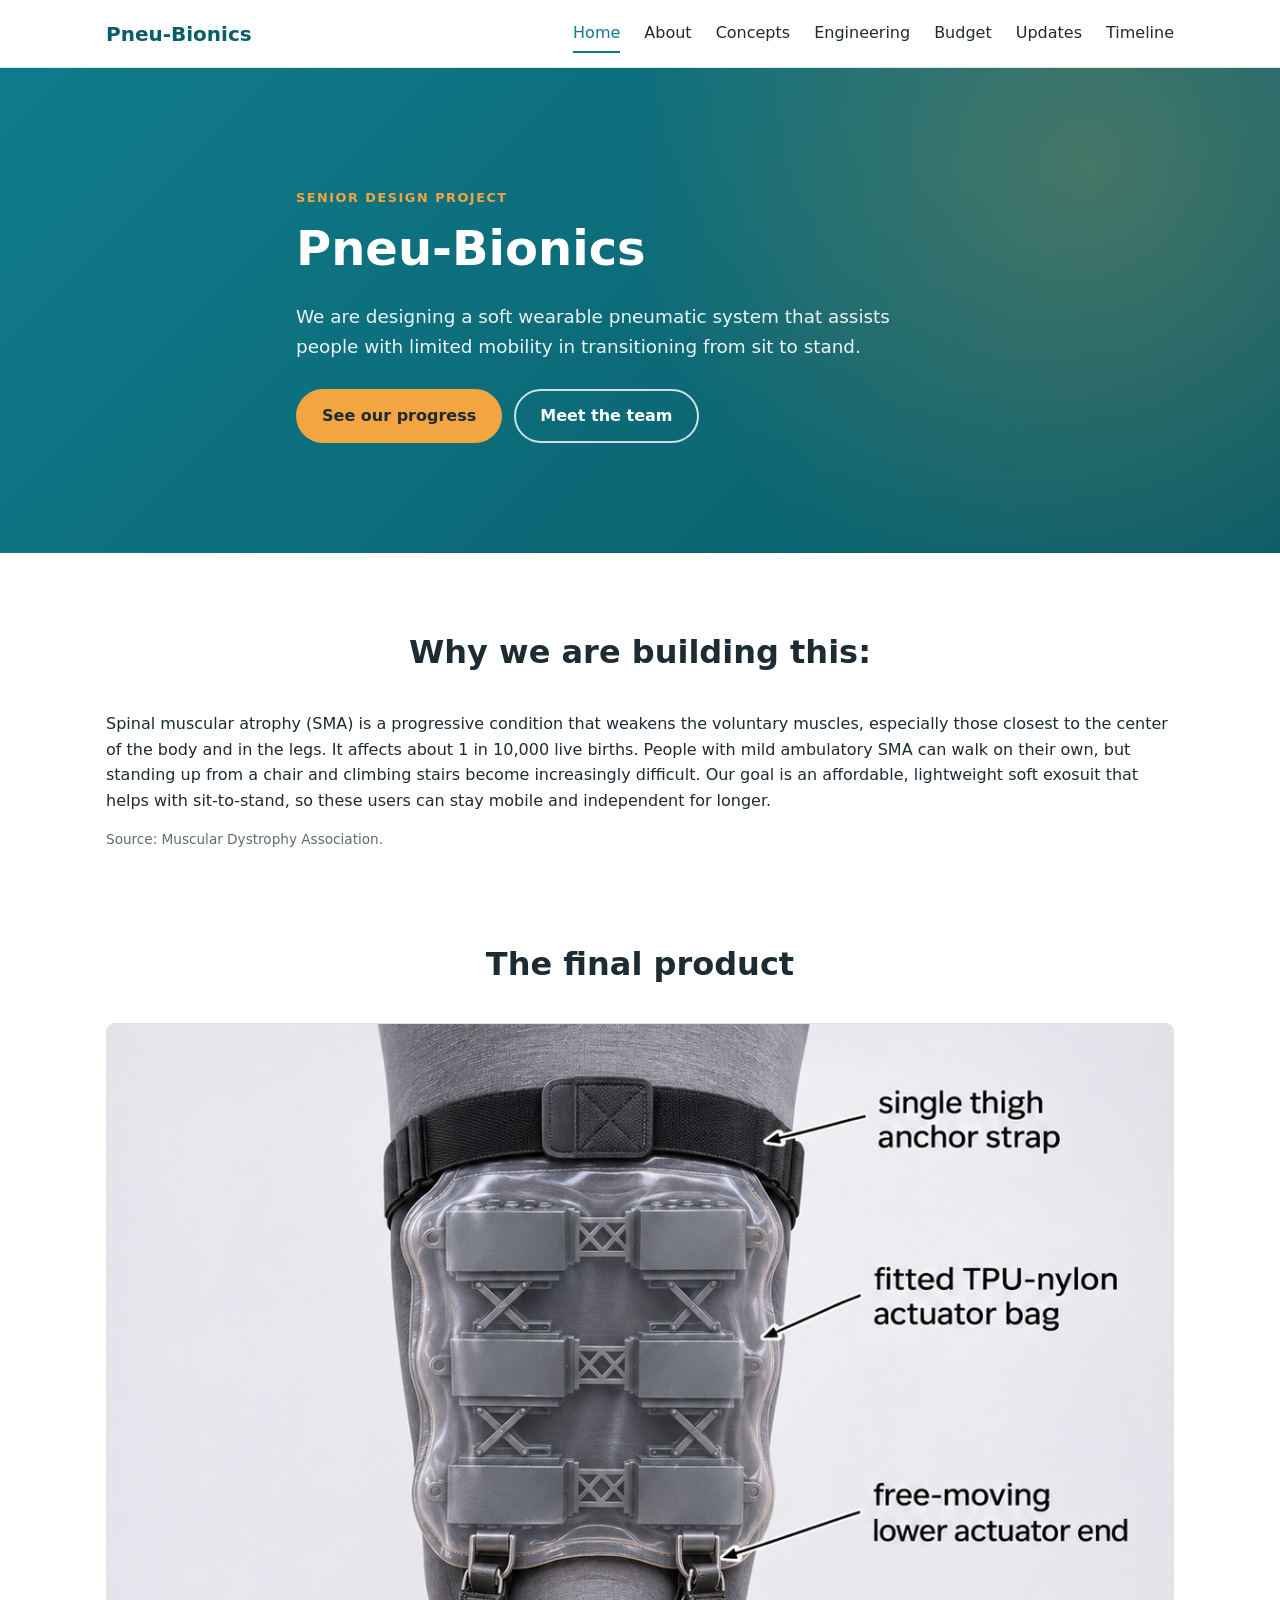
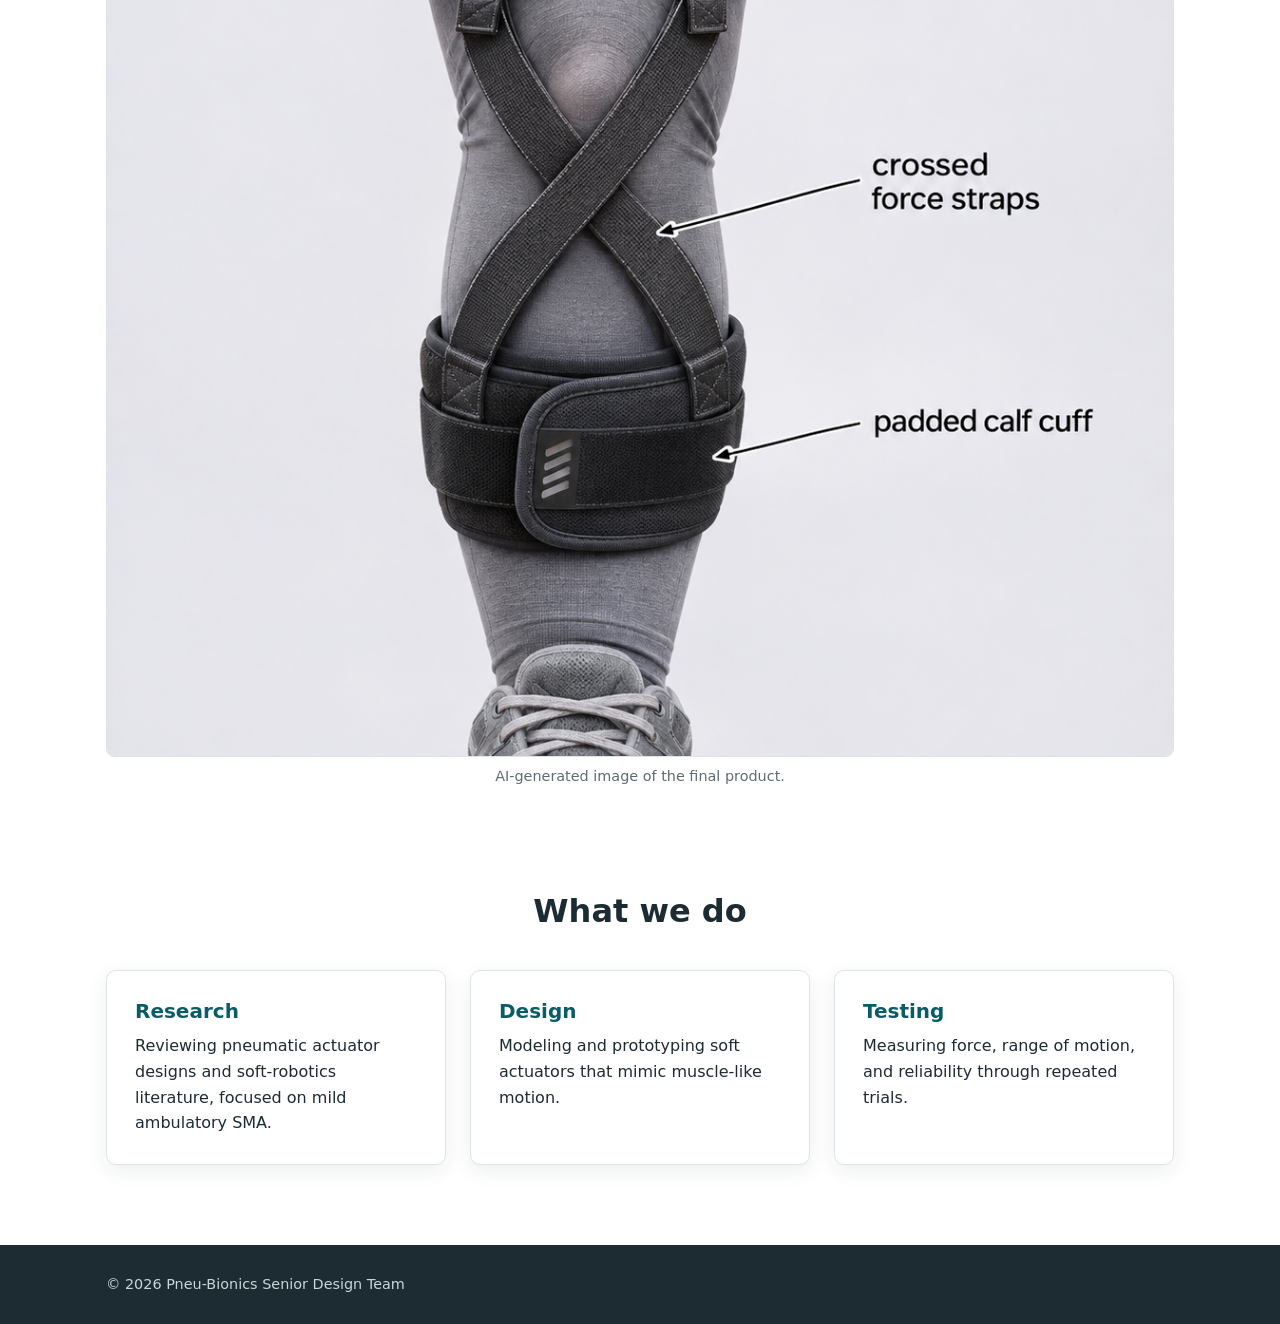
<file: index.html>
<!DOCTYPE html>
<html lang="en">
  <head>
    <meta charset="UTF-8" />
    <meta name="viewport" content="width=device-width, initial-scale=1.0" />
    <meta name="description" content="Pneu-Bionics — a senior design project exploring pneumatic bionic systems." />
    <title>Pneu-Bionics | Home</title>
    <link rel="stylesheet" href="css/styles.css" />
  </head>
  <body>
    <a class="skip-link" href="#main">Skip to content</a>

    <header class="site-header">
      <div class="container nav-wrap">
        <a href="index.html" class="brand">Pneu-Bionics</a>
        <button class="nav-toggle" aria-label="Toggle navigation" aria-expanded="false" aria-controls="site-nav">
          <span></span><span></span><span></span>
        </button>
        <nav id="site-nav" class="site-nav">
          <a href="index.html">Home</a>
          <a href="about.html">About</a>
          <a href="concepts.html">Concepts</a>
          <a href="engineering.html">Engineering</a>
          <a href="budget.html">Budget</a>
          <a href="updates.html">Updates</a>
          <a href="timeline.html">Timeline</a>        </nav>
      </div>
    </header>

    <main id="main">
      <!-- Hero -->
      <section class="hero">
        <div class="container hero-inner">
          <p class="eyebrow">Senior Design Project</p>
          <h1>Pneu-Bionics</h1>
          <p class="lead">
            We are designing a soft wearable pneumatic system that assists people with 
            limited mobility in transitioning from sit to stand. 
          </p>
          <div class="hero-actions">
            <a href="timeline.html" class="btn btn-primary">See our progress</a>
            <a href="about.html" class="btn btn-ghost">Meet the team</a>
          </div>
        </div>
      </section>

      <!-- Motivation -->
      <section class="section">
        <div class="container">
          <h2 class="section-title">Why we are building this:</h2>
          <p>Spinal muscular atrophy (SMA) is a progressive condition that weakens the voluntary muscles, especially those closest to the center of the body and in the legs. It affects about 1 in 10,000 live births. People with mild ambulatory SMA can walk on their own, but standing up from a chair and climbing stairs become increasingly difficult. Our goal is an affordable, lightweight soft exosuit that helps with sit-to-stand, so these users can stay mobile and independent for longer.</p>
          <p class="source">Source: Muscular Dystrophy Association.</p>
        </div>
      </section>

      <!-- Final product -->
      <section class="section">
        <div class="container">
          <h2 class="section-title">The final product</h2>
          <figure>
            <img src="images/ai_final_image.png" alt="A wearer with the soft exosuit's pneumatic pouch strapped to the thigh, with tubing running to a belt-mounted unit" style="width:100%;height:auto;" />
            <figcaption>AI-generated image of the final product.</figcaption>
          </figure>
        </div>
      </section>

      <!-- Highlights -->
      <section class="section">
        <div class="container">
          <h2 class="section-title">What we do</h2>
          <div class="card-grid">
            <article class="card reveal">
              <h3>Research</h3>
              <p>Reviewing pneumatic actuator designs and soft-robotics literature, focused on mild ambulatory SMA.</p>
            </article>
            <article class="card reveal">
              <h3>Design</h3>
              <p>Modeling and prototyping soft actuators that mimic muscle-like motion.</p>
            </article>
            <article class="card reveal">
              <h3>Testing</h3>
              <p>Measuring force, range of motion, and reliability through repeated trials.</p>
            </article>
          </div>
        </div>
      </section>
    </main>

    <footer class="site-footer">
      <div class="container footer-inner">
        <p>&copy; <span data-year></span> Pneu-Bionics Senior Design Team</p>
      </div>
    </footer>

    <script src="js/main.js"></script>
  </body>
</html>
</file>
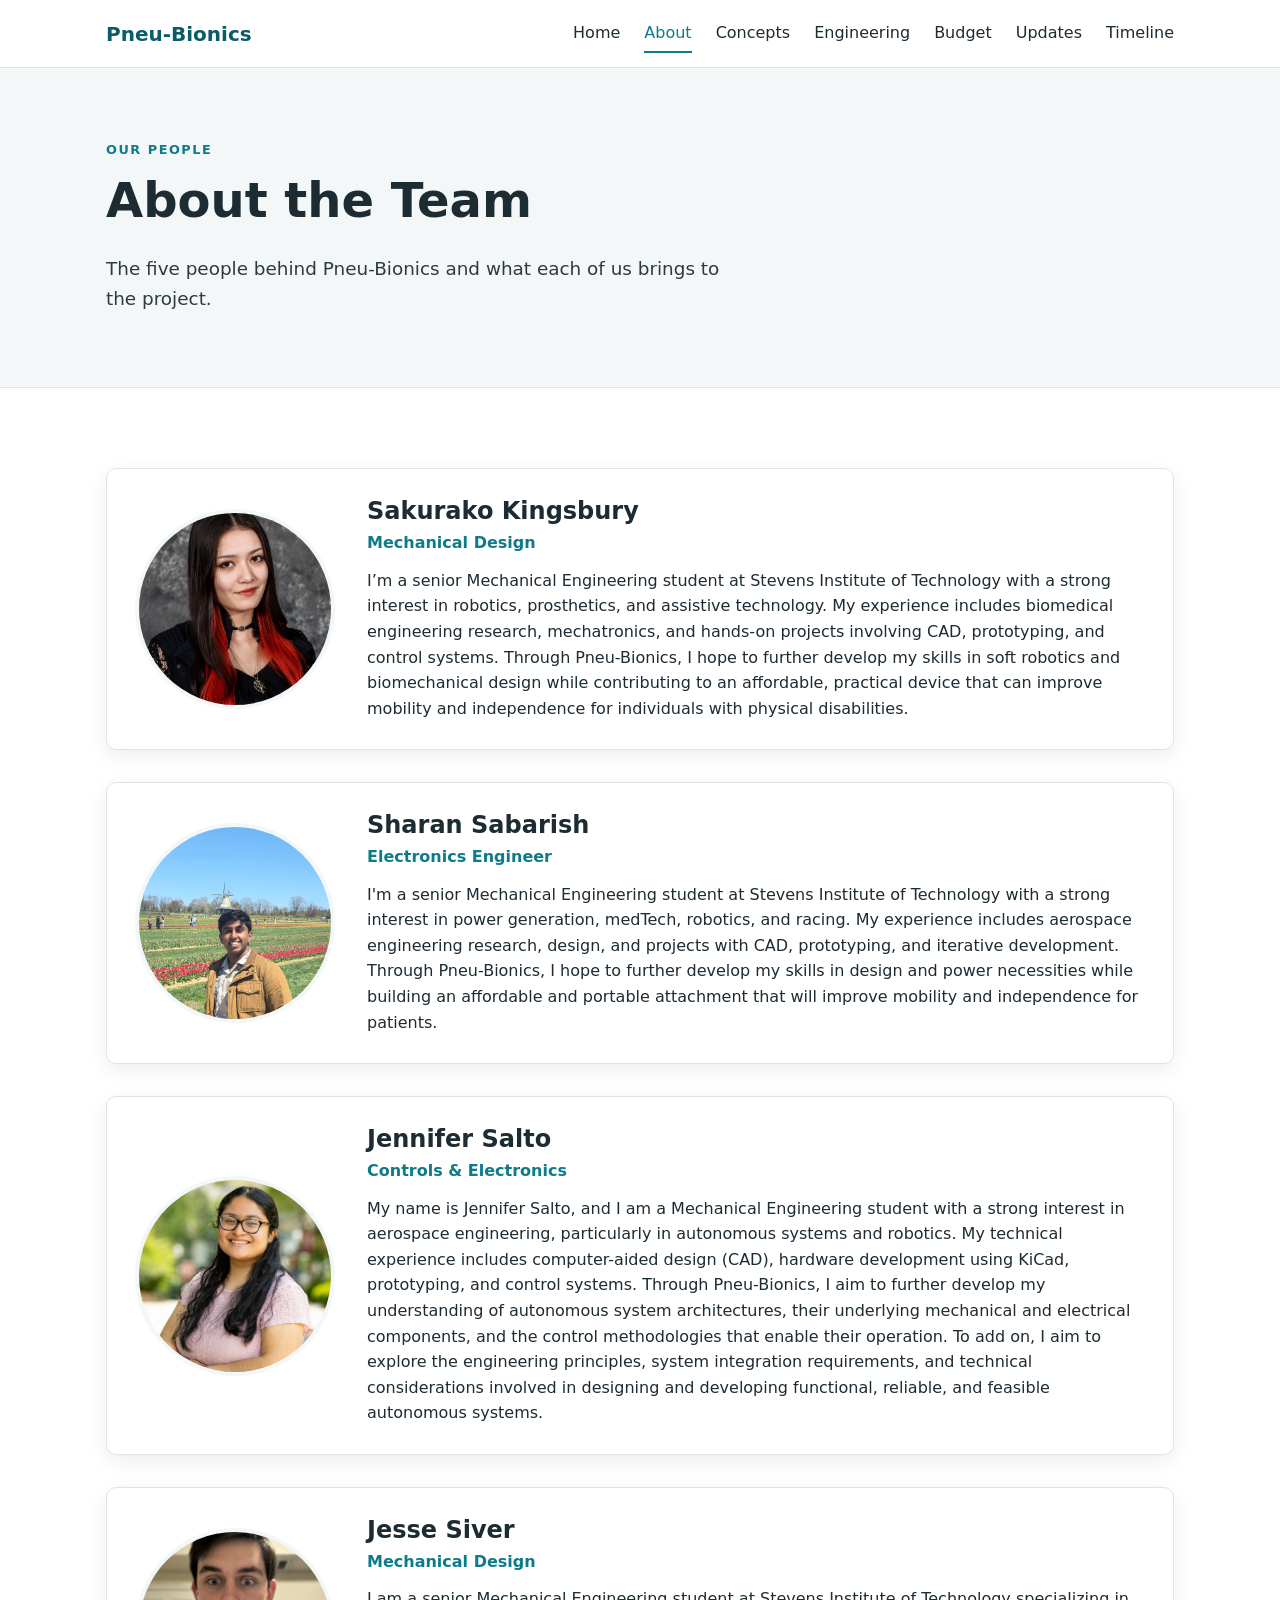
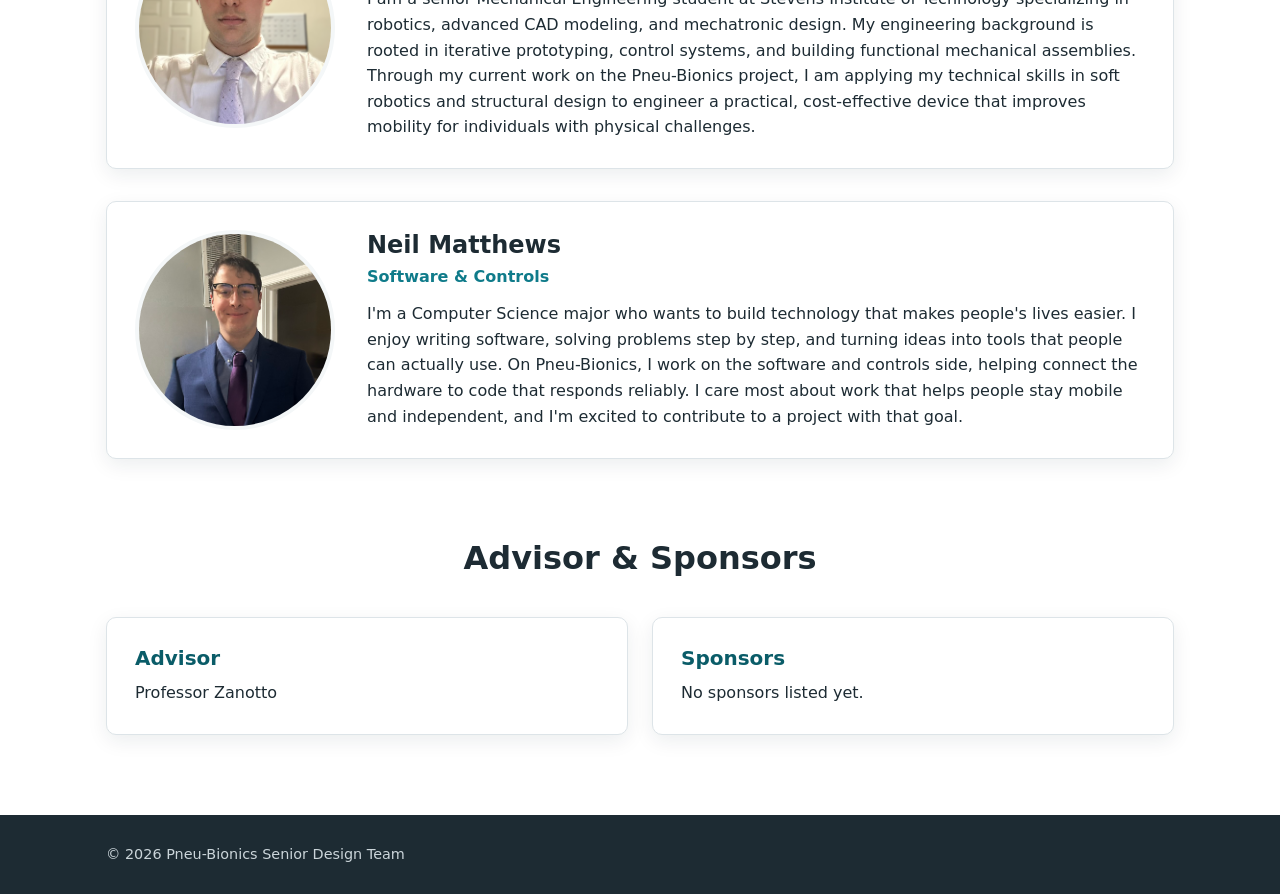
<file: about.html>
<!DOCTYPE html>
<html lang="en">
  <head>
    <meta charset="UTF-8" />
    <meta name="viewport" content="width=device-width, initial-scale=1.0" />
    <meta name="description" content="Meet the Pneu-Bionics senior design team." />
    <title>Pneu-Bionics | About the Team</title>
    <link rel="stylesheet" href="css/styles.css" />
  </head>
  <body>
    <a class="skip-link" href="#main">Skip to content</a>

    <header class="site-header">
      <div class="container nav-wrap">
        <a href="index.html" class="brand">Pneu-Bionics</a>
        <button class="nav-toggle" aria-label="Toggle navigation" aria-expanded="false" aria-controls="site-nav">
          <span></span><span></span><span></span>
        </button>
        <nav id="site-nav" class="site-nav">
          <a href="index.html">Home</a>
          <a href="about.html">About</a>
          <a href="concepts.html">Concepts</a>
          <a href="engineering.html">Engineering</a>
          <a href="budget.html">Budget</a>
          <a href="updates.html">Updates</a>
          <a href="timeline.html">Timeline</a>        </nav>
      </div>
    </header>

    <main id="main">
      <section class="page-header">
        <div class="container">
          <p class="eyebrow">Our People</p>
          <h1>About the Team</h1>
          <p class="lead">The five people behind Pneu-Bionics and what each of us brings to the project.</p>
        </div>
      </section>

      <section class="section">
        <div class="container team-list">

          <article class="team-member reveal">
            <img class="headshot" src="images/team/ash_picture.jpg" alt="Headshot of Team Member 1" width="200" height="200" />
            <div class="member-text">
              <h2>Sakurako Kingsbury</h2>
              <p class="role">Mechanical Design</p>
              <p>
                I’m a senior Mechanical Engineering student at Stevens Institute of Technology with a strong interest in robotics, prosthetics, and assistive technology. My experience includes biomedical engineering research, mechatronics, and hands-on projects involving CAD, prototyping, and control systems. Through Pneu-Bionics, I hope to further develop my skills in soft robotics and biomechanical design while contributing to an affordable, practical device that can improve mobility and independence for individuals with physical disabilities.
              </p>
            </div>
          </article>

          <article class="team-member reveal">
            <img class="headshot" src="images/team/sharan_pic.jpg" alt="Headshot of Sharan Sabarish" width="200" height="200" />
            <div class="member-text">
              <h2>Sharan Sabarish</h2>
              <p class="role">Electronics Engineer</p>
              <p>
                I'm a senior Mechanical Engineering student at Stevens Institute of Technology with a strong interest in power generation, medTech, robotics, and racing. My experience includes aerospace engineering research, design, and projects with CAD, prototyping, and iterative development. Through Pneu-Bionics, I hope to further develop my skills in design and power necessities while building an affordable and portable attachment that will improve mobility and independence for patients.
              </p>
            </div>
          </article>

          <article class="team-member reveal">
            <img class="headshot" src="images/team/jenifer_pic.jpg" alt="Headshot of Jennifer Salto" width="200" height="200" />
            <div class="member-text">
              <h2>Jennifer Salto</h2>
              <p class="role">Controls &amp; Electronics</p>
              <p>
                My name is Jennifer Salto, and I am a Mechanical Engineering student with a strong interest in aerospace engineering, particularly in autonomous systems and robotics. My technical experience includes computer-aided design (CAD), hardware development using KiCad, prototyping, and control systems. Through Pneu-Bionics, I aim to further develop my understanding of autonomous system architectures, their underlying mechanical and electrical components, and the control methodologies that enable their operation. To add on, I aim to explore the engineering principles, system integration requirements, and technical considerations involved in designing and developing functional, reliable, and feasible autonomous systems.
              </p>
            </div>
          </article>

          <article class="team-member reveal">
            <img class="headshot" src="images/team/jessie_pic.png" alt="Headshot of Jesse Siver" width="200" height="200" />
            <div class="member-text">
              <h2>Jesse Siver</h2>
              <p class="role">Mechanical Design</p>
              <p>
                I am a senior Mechanical Engineering student at Stevens Institute of Technology specializing in robotics, advanced CAD modeling, and mechatronic design. My engineering background is rooted in iterative prototyping, control systems, and building functional mechanical assemblies. Through my current work on the Pneu-Bionics project, I am applying my technical skills in soft robotics and structural design to engineer a practical, cost-effective device that improves mobility for individuals with physical challenges.
              </p>
            </div>
          </article>

          <article class="team-member reveal">
            <img class="headshot" src="images/team/neil_pic.jpeg" alt="Headshot of Neil Matthews" width="200" height="200" />
            <div class="member-text">
              <h2>Neil Matthews</h2>
              <p class="role">Software &amp; Controls</p>
              <p>
                I'm a Computer Science major who wants to build technology that makes people's lives easier. I enjoy writing software, solving problems step by step, and turning ideas into tools that people can actually use. On Pneu-Bionics, I work on the software and controls side, helping connect the hardware to code that responds reliably. I care most about work that helps people stay mobile and independent, and I'm excited to contribute to a project with that goal.
              </p>
            </div>
          </article>

        </div>
      </section>

      <section class="section">
        <div class="container">
          <h2 class="section-title">Advisor &amp; Sponsors</h2>
          <div class="card-grid">
            <article class="card reveal">
              <h3>Advisor</h3>
              <p>Professor Zanotto</p>
            </article>
            <article class="card reveal">
              <h3>Sponsors</h3>
              <p>No sponsors listed yet.</p>
            </article>
          </div>
        </div>
      </section>
    </main>

    <footer class="site-footer">
      <div class="container footer-inner">
        <p>&copy; <span data-year></span> Pneu-Bionics Senior Design Team</p>
      </div>
    </footer>

    <script src="js/main.js"></script>
  </body>
</html>
</file>
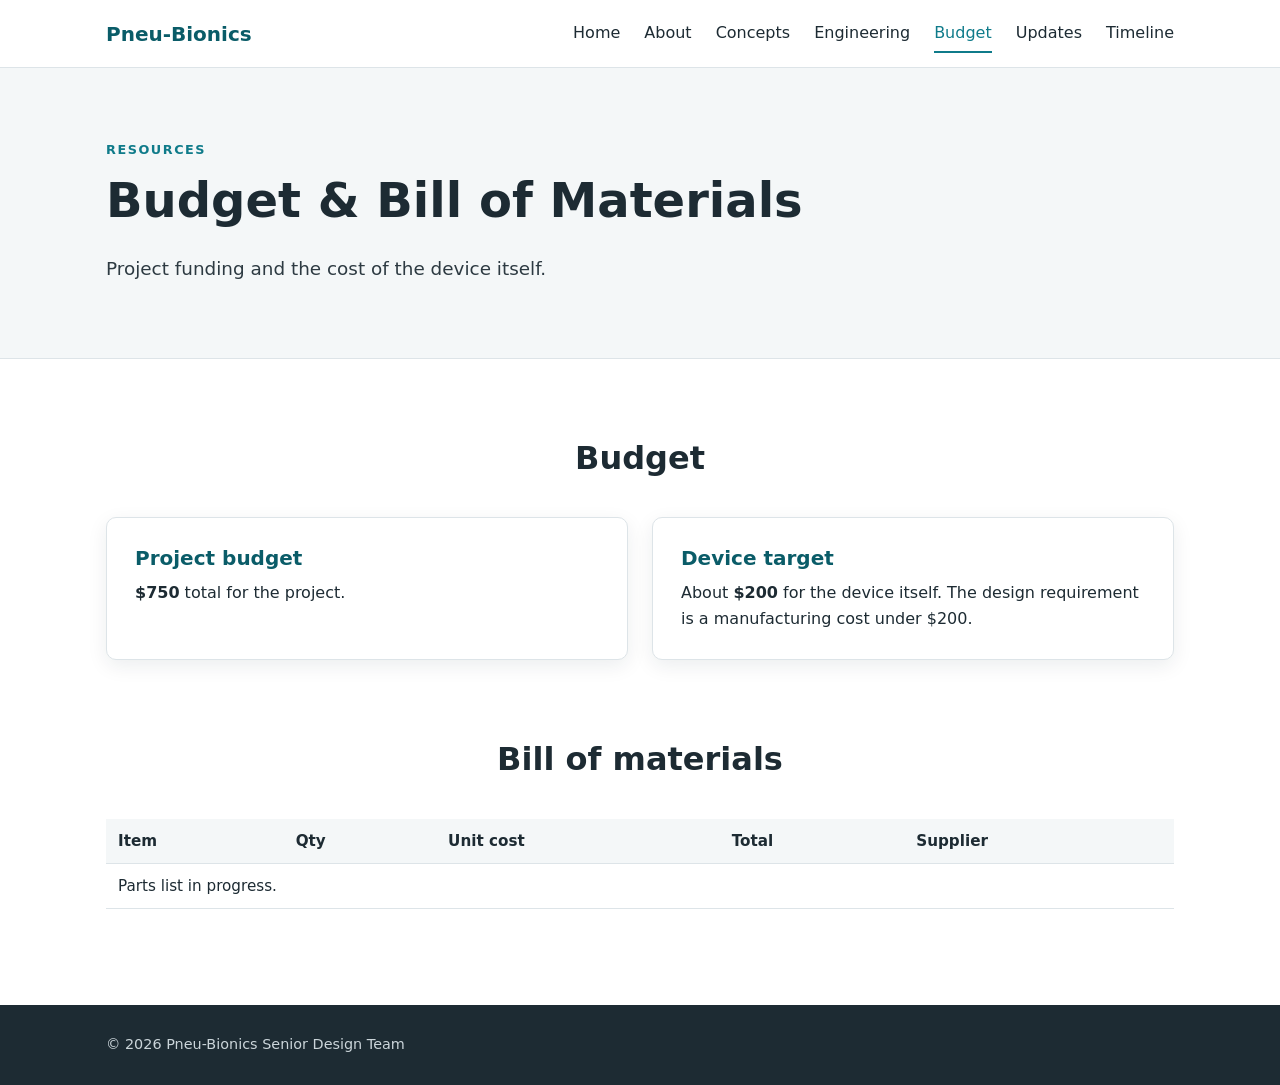
<file: budget.html>
<!DOCTYPE html>
<html lang="en">
  <head>
    <meta charset="UTF-8" />
    <meta name="viewport" content="width=device-width, initial-scale=1.0" />
    <meta name="description" content="Bill of materials and budget for the Pneu-Bionics project." />
    <title>Pneu-Bionics | Budget</title>
    <link rel="stylesheet" href="css/styles.css" />
  </head>
  <body>
    <a class="skip-link" href="#main">Skip to content</a>

    <header class="site-header">
      <div class="container nav-wrap">
        <a href="index.html" class="brand">Pneu-Bionics</a>
        <button class="nav-toggle" aria-label="Toggle navigation" aria-expanded="false" aria-controls="site-nav">
          <span></span><span></span><span></span>
        </button>
        <nav id="site-nav" class="site-nav">
          <a href="index.html">Home</a>
          <a href="about.html">About</a>
          <a href="concepts.html">Concepts</a>
          <a href="engineering.html">Engineering</a>
          <a href="budget.html">Budget</a>
          <a href="updates.html">Updates</a>
          <a href="timeline.html">Timeline</a>        </nav>
      </div>
    </header>

    <main id="main">
      <section class="page-header">
        <div class="container">
          <p class="eyebrow">Resources</p>
          <h1>Budget &amp; Bill of Materials</h1>
          <p class="lead">Project funding and the cost of the device itself.</p>
        </div>
      </section>

      <section class="section">
        <div class="container">
          <h2 class="section-title">Budget</h2>
          <div class="card-grid">
            <article class="card reveal">
              <h3>Project budget</h3>
              <p><strong>$750</strong> total for the project.</p>
            </article>
            <article class="card reveal">
              <h3>Device target</h3>
              <p>About <strong>$200</strong> for the device itself. The design requirement is a manufacturing cost under $200.</p>
            </article>
          </div>
        </div>
      </section>

      <section class="section">
        <div class="container">
          <h2 class="section-title">Bill of materials</h2>
          <div class="table-wrap">
            <table>
              <thead>
                <tr><th>Item</th><th>Qty</th><th>Unit cost</th><th>Total</th><th>Supplier</th></tr>
              </thead>
              <tbody>
                <tr><td colspan="5">Parts list in progress.</td></tr>
              </tbody>
            </table>
          </div>
        </div>
      </section>
    </main>

    <footer class="site-footer">
      <div class="container footer-inner">
        <p>&copy; <span data-year></span> Pneu-Bionics Senior Design Team</p>
      </div>
    </footer>

    <script src="js/main.js"></script>
  </body>
</html>
</file>
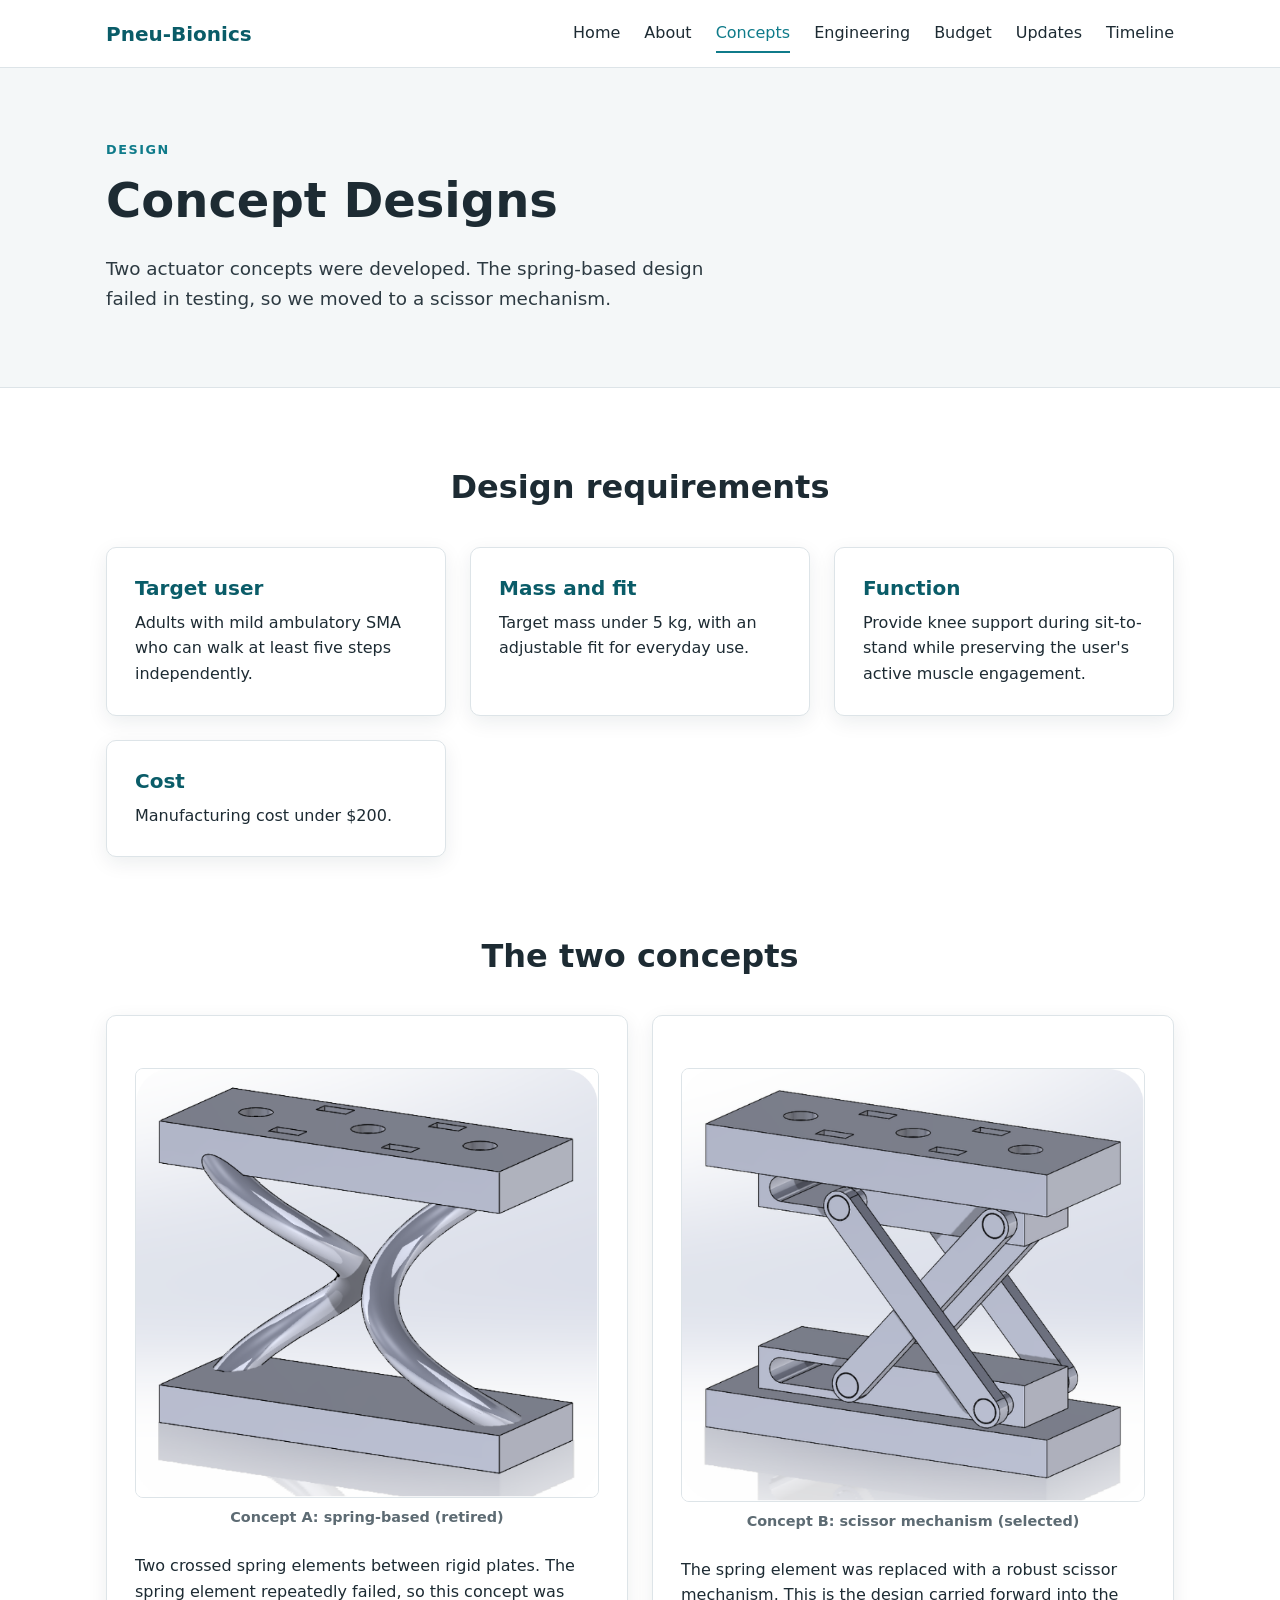
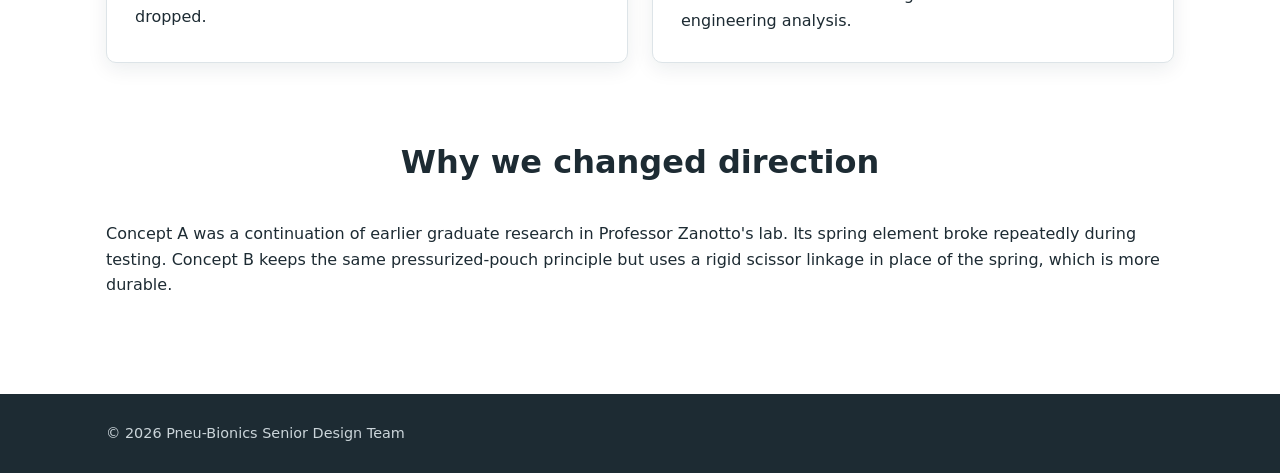
<file: concepts.html>
<!DOCTYPE html>
<html lang="en">
  <head>
    <meta charset="UTF-8" />
    <meta name="viewport" content="width=device-width, initial-scale=1.0" />
    <meta name="description" content="Concept designs and how we chose the Pneu-Bionics actuator." />
    <title>Pneu-Bionics | Concepts</title>
    <link rel="stylesheet" href="css/styles.css" />
  </head>
  <body>
    <a class="skip-link" href="#main">Skip to content</a>

    <header class="site-header">
      <div class="container nav-wrap">
        <a href="index.html" class="brand">Pneu-Bionics</a>
        <button class="nav-toggle" aria-label="Toggle navigation" aria-expanded="false" aria-controls="site-nav">
          <span></span><span></span><span></span>
        </button>
        <nav id="site-nav" class="site-nav">
          <a href="index.html">Home</a>
          <a href="about.html">About</a>
          <a href="concepts.html">Concepts</a>
          <a href="engineering.html">Engineering</a>
          <a href="budget.html">Budget</a>
          <a href="updates.html">Updates</a>
          <a href="timeline.html">Timeline</a>        </nav>
      </div>
    </header>

    <main id="main">
      <section class="page-header">
        <div class="container">
          <p class="eyebrow">Design</p>
          <h1>Concept Designs</h1>
          <p class="lead">Two actuator concepts were developed. The spring-based design failed in testing, so we moved to a scissor mechanism.</p>
        </div>
      </section>

      <section class="section">
        <div class="container">
          <h2 class="section-title">Design requirements</h2>
          <div class="card-grid">
            <article class="card reveal">
              <h3>Target user</h3>
              <p>Adults with mild ambulatory SMA who can walk at least five steps independently.</p>
            </article>
            <article class="card reveal">
              <h3>Mass and fit</h3>
              <p>Target mass under 5 kg, with an adjustable fit for everyday use.</p>
            </article>
            <article class="card reveal">
              <h3>Function</h3>
              <p>Provide knee support during sit-to-stand while preserving the user's active muscle engagement.</p>
            </article>
            <article class="card reveal">
              <h3>Cost</h3>
              <p>Manufacturing cost under $200.</p>
            </article>
          </div>
        </div>
      </section>

      <section class="section">
        <div class="container">
          <h2 class="section-title">The two concepts</h2>
          <div class="card-grid">
            <article class="card reveal">
              <figure>
                <img src="images/concept_designs/old_design_spiral.png" alt="CAD model of the spring-based actuator concept: two crossed curved springs between two rigid plates" style="width:100%;height:auto;" />
                <figcaption><strong>Concept A: spring-based (retired)</strong></figcaption>
              </figure>
              <p>Two crossed spring elements between rigid plates. The spring element repeatedly failed, so this concept was dropped.</p>
            </article>
            <article class="card reveal">
              <figure>
                <img src="images/concept_designs/new_design_lift.png" alt="CAD model of the scissor-lift actuator concept: crossed rigid arms with pin joints between two plates" style="width:100%;height:auto;" />
                <figcaption><strong>Concept B: scissor mechanism (selected)</strong></figcaption>
              </figure>
              <p>The spring element was replaced with a robust scissor mechanism. This is the design carried forward into the engineering analysis.</p>
            </article>
          </div>
        </div>
      </section>

      <section class="section">
        <div class="container">
          <h2 class="section-title">Why we changed direction</h2>
          <p>Concept A was a continuation of earlier graduate research in Professor Zanotto's lab. Its spring element broke repeatedly during testing. Concept B keeps the same pressurized-pouch principle but uses a rigid scissor linkage in place of the spring, which is more durable.</p>
        </div>
      </section>
    </main>

    <footer class="site-footer">
      <div class="container footer-inner">
        <p>&copy; <span data-year></span> Pneu-Bionics Senior Design Team</p>
      </div>
    </footer>

    <script src="js/main.js"></script>
  </body>
</html>
</file>
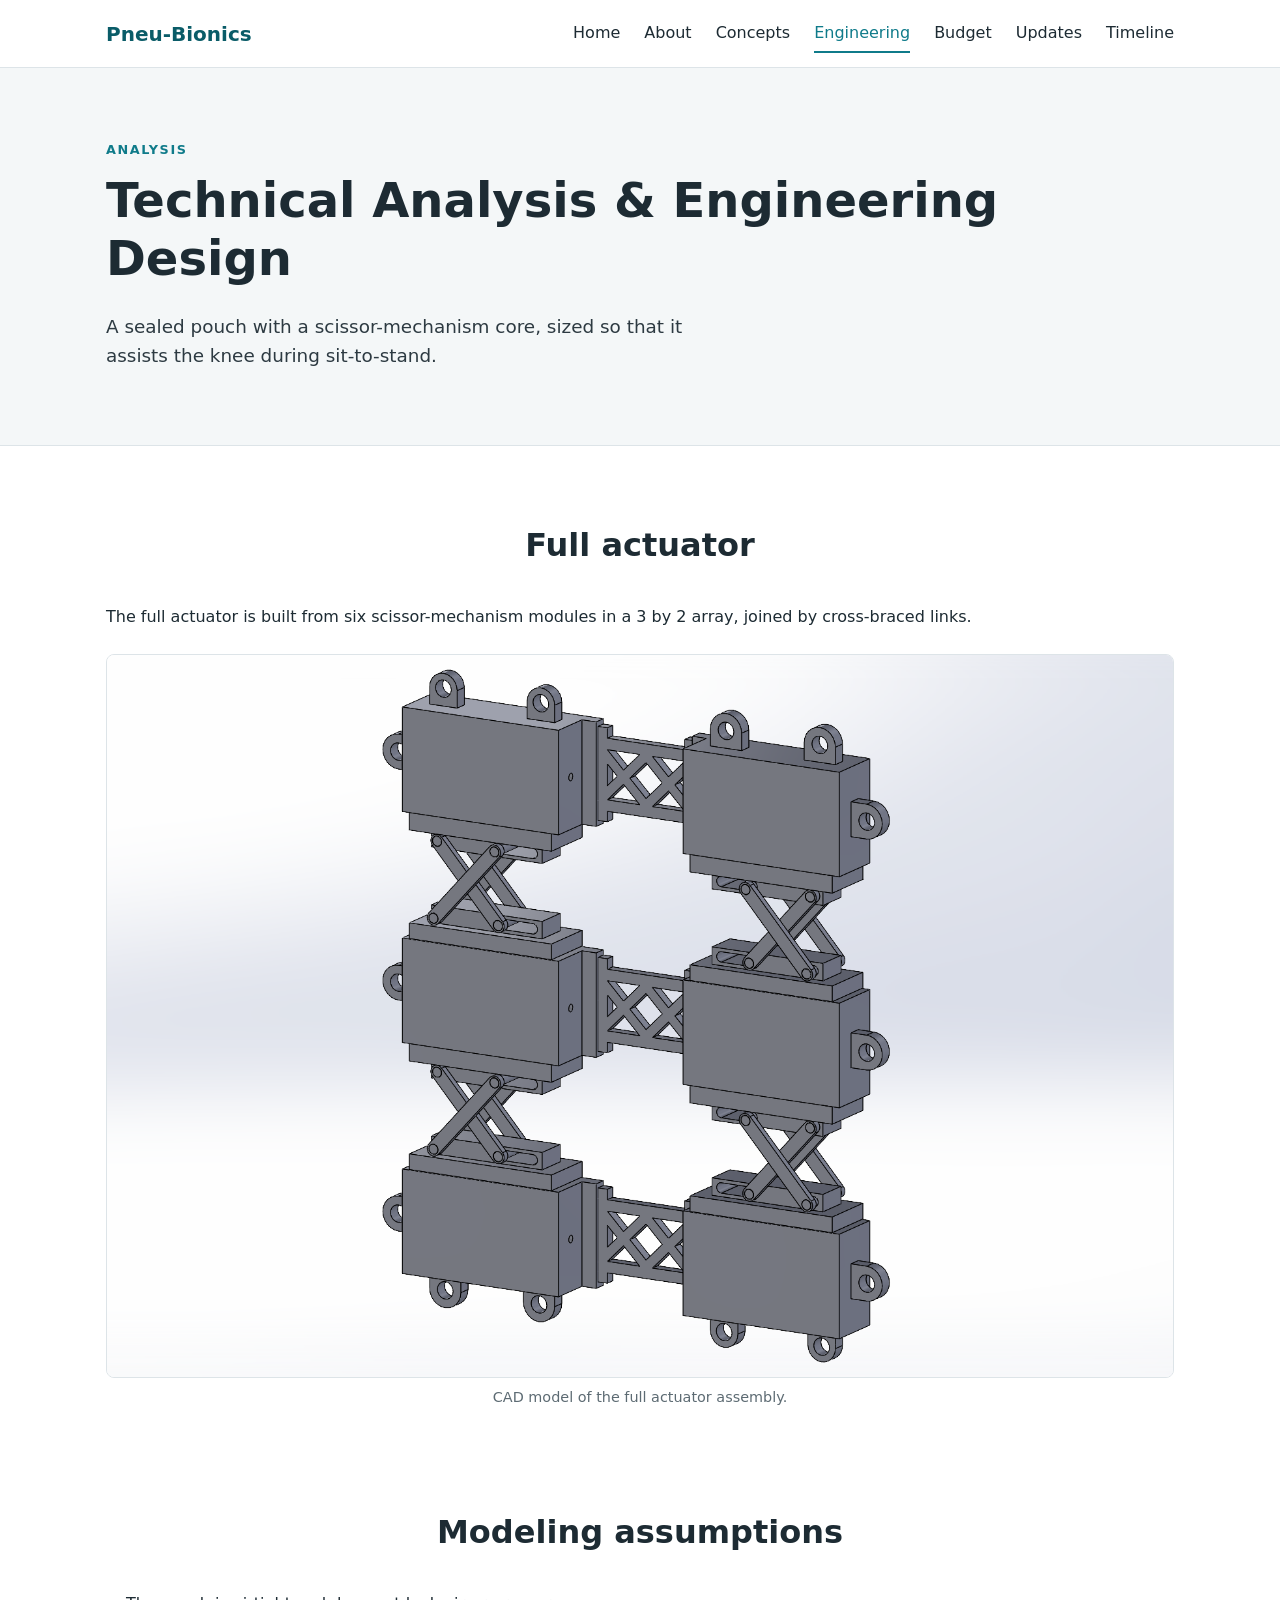
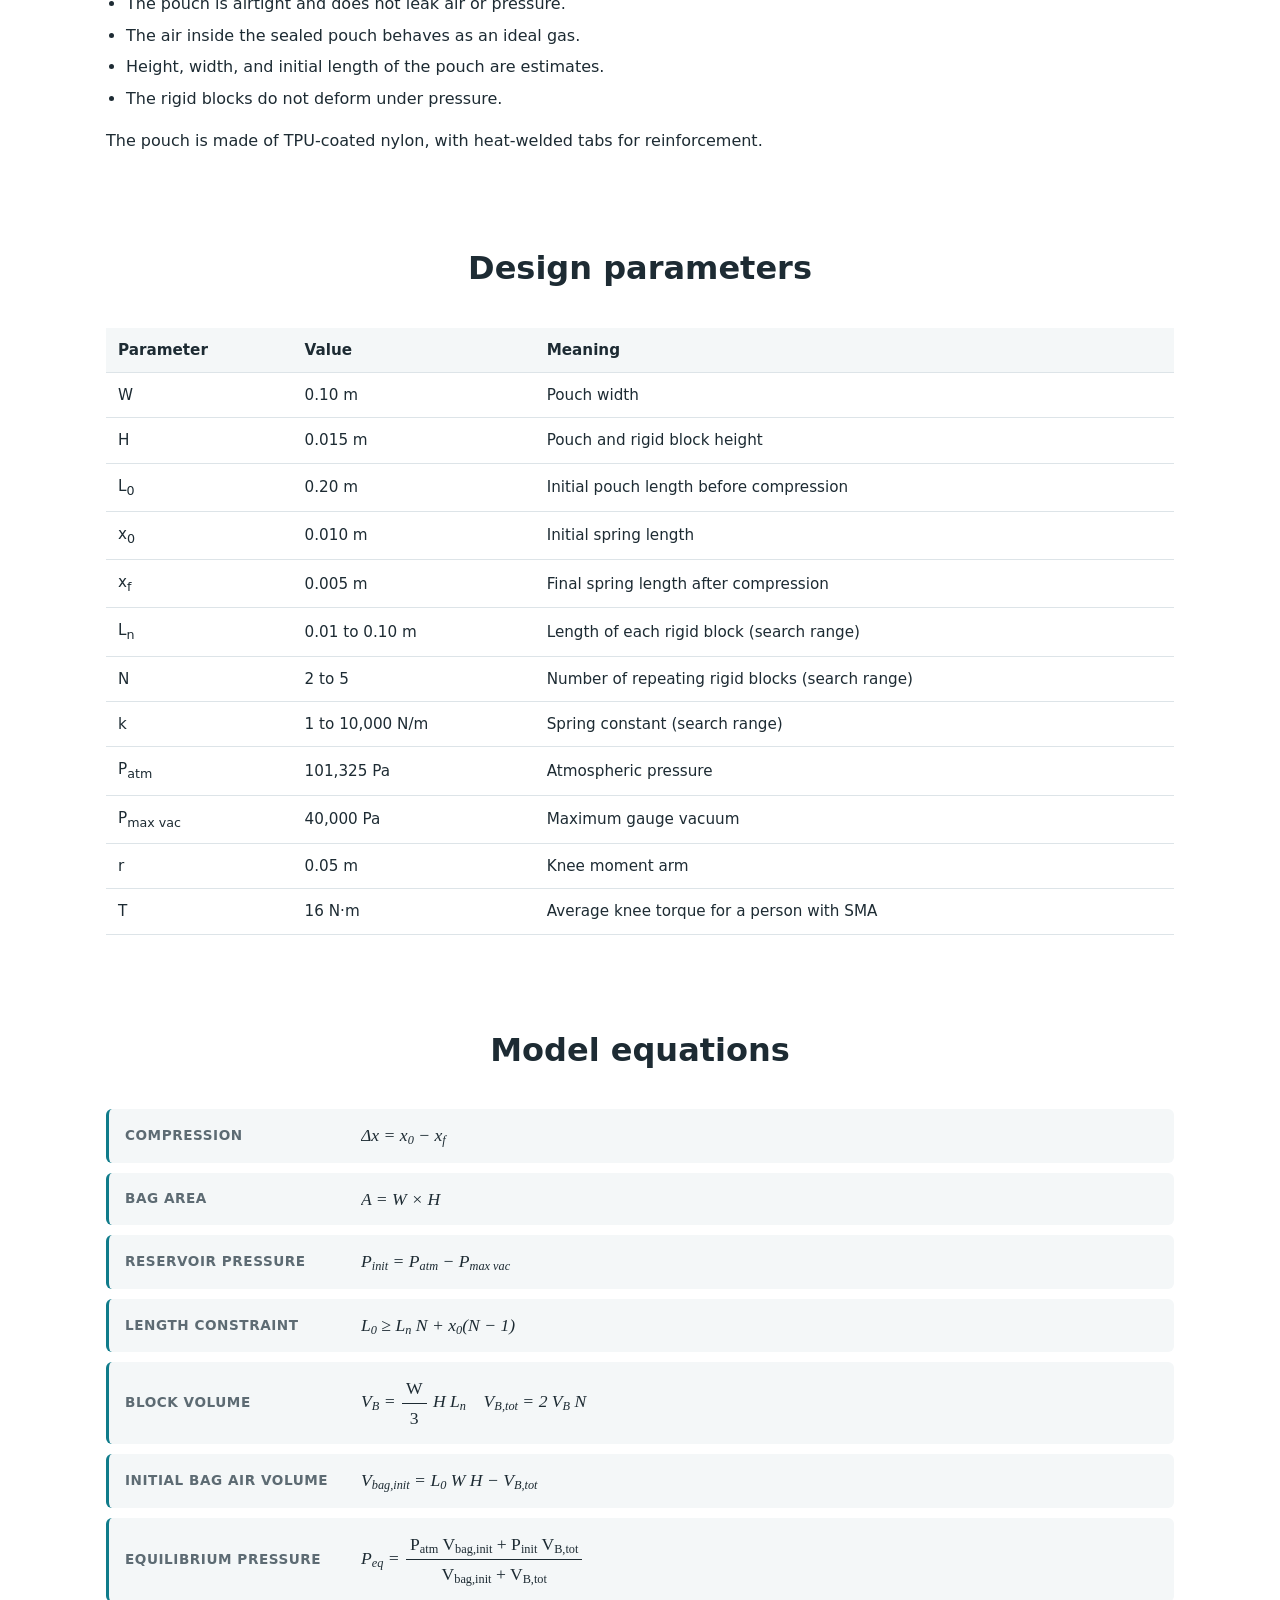
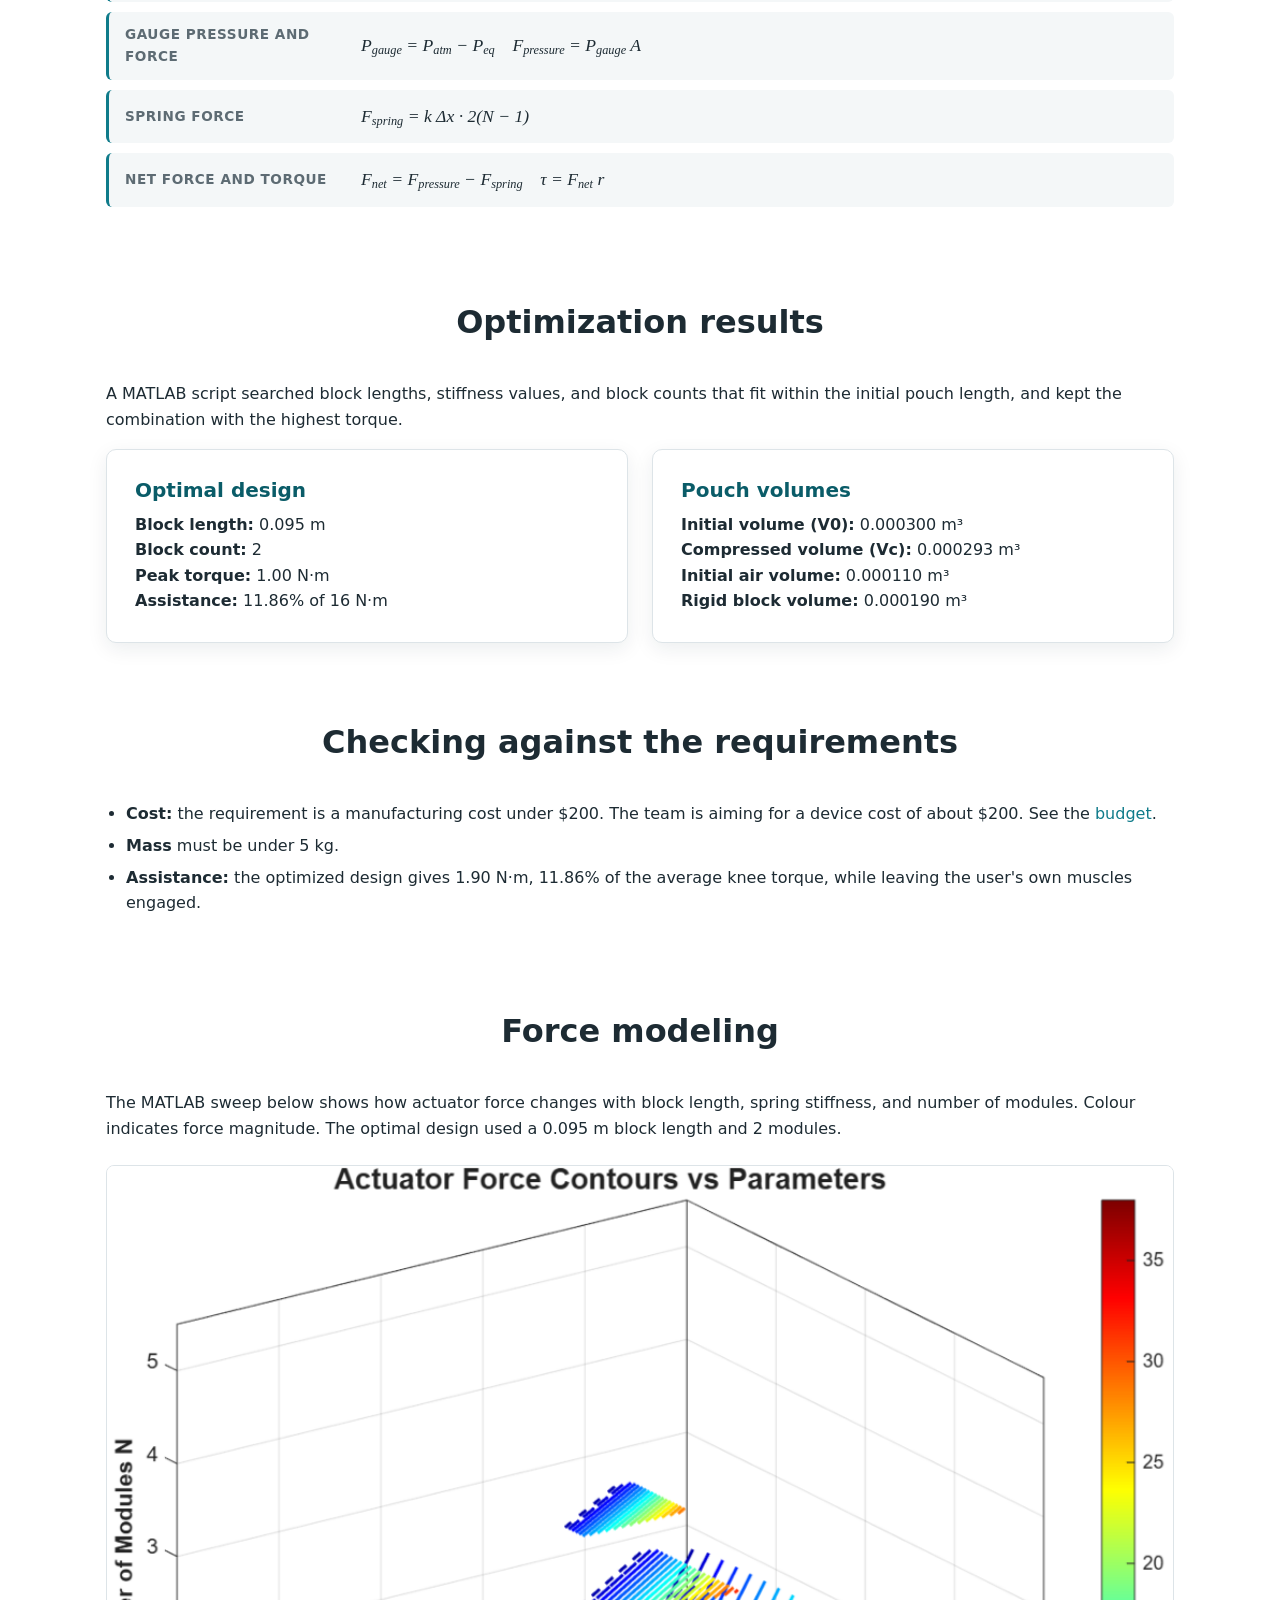
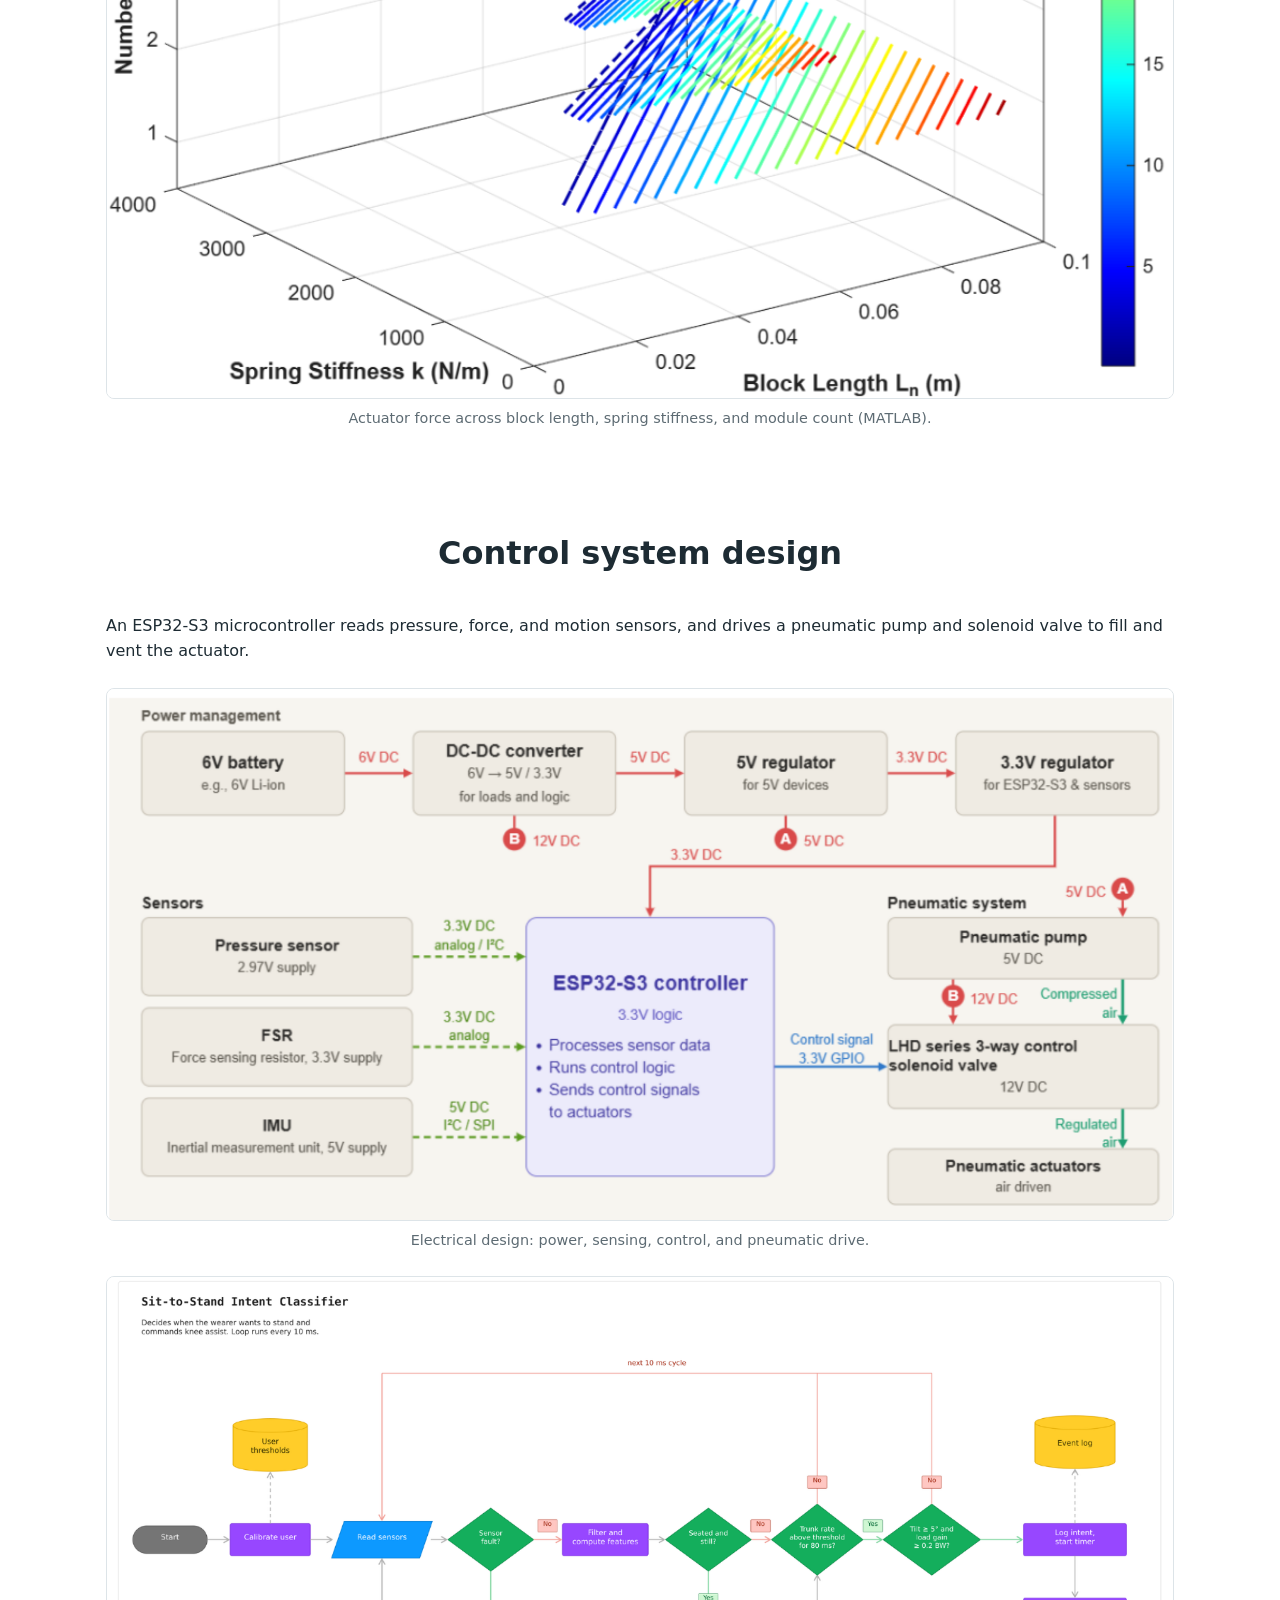
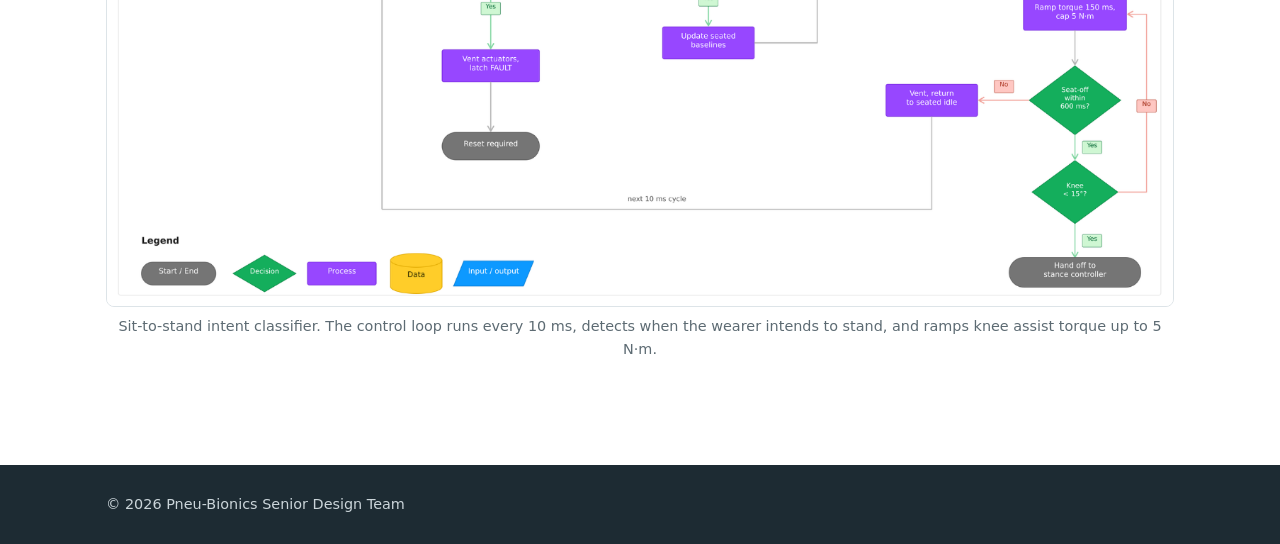
<file: engineering.html>
<!DOCTYPE html>
<html lang="en">
  <head>
    <meta charset="UTF-8" />
    <meta name="viewport" content="width=device-width, initial-scale=1.0" />
    <meta name="description" content="Technical analysis and engineering design of the Pneu-Bionics actuator." />
    <title>Pneu-Bionics | Engineering</title>
    <link rel="stylesheet" href="css/styles.css" />
  </head>
  <body>
    <a class="skip-link" href="#main">Skip to content</a>

    <header class="site-header">
      <div class="container nav-wrap">
        <a href="index.html" class="brand">Pneu-Bionics</a>
        <button class="nav-toggle" aria-label="Toggle navigation" aria-expanded="false" aria-controls="site-nav">
          <span></span><span></span><span></span>
        </button>
        <nav id="site-nav" class="site-nav">
          <a href="index.html">Home</a>
          <a href="about.html">About</a>
          <a href="concepts.html">Concepts</a>
          <a href="engineering.html">Engineering</a>
          <a href="budget.html">Budget</a>
          <a href="updates.html">Updates</a>
          <a href="timeline.html">Timeline</a>        </nav>
      </div>
    </header>

    <main id="main">
      <section class="page-header">
        <div class="container">
          <p class="eyebrow">Analysis</p>
          <h1>Technical Analysis &amp; Engineering Design</h1>
          <p class="lead">A sealed pouch with a scissor-mechanism core, sized so that it assists the knee during sit-to-stand.</p>
        </div>
      </section>

      <section class="section">
        <div class="container">
          <h2 class="section-title">Full actuator</h2>
          <p>The full actuator is built from six scissor-mechanism modules in a 3 by 2 array, joined by cross-braced links.</p>
          <figure>
            <img src="images/diagrams/whole_actuator.png" alt="CAD model of the full actuator: six scissor-mechanism modules in a 3 by 2 array, joined by cross-braced links" style="width:100%;height:auto;" />
            <figcaption>CAD model of the full actuator assembly.</figcaption>
          </figure>
        </div>
      </section>

      <section class="section">
        <div class="container">
          <h2 class="section-title">Modeling assumptions</h2>
          <ul>
            <li>The pouch is airtight and does not leak air or pressure.</li>
            <li>The air inside the sealed pouch behaves as an ideal gas.</li>
            <li>Height, width, and initial length of the pouch are estimates.</li>
            <li>The rigid blocks do not deform under pressure.</li>
          </ul>
          <p>The pouch is made of TPU-coated nylon, with heat-welded tabs for reinforcement.</p>
        </div>
      </section>

      <section class="section">
        <div class="container">
          <h2 class="section-title">Design parameters</h2>
          <div class="table-wrap">
            <table>
              <thead>
                <tr><th>Parameter</th><th>Value</th><th>Meaning</th></tr>
              </thead>
              <tbody>
                <tr><td>W</td><td>0.10 m</td><td>Pouch width</td></tr>
                <tr><td>H</td><td>0.015 m</td><td>Pouch and rigid block height</td></tr>
                <tr><td>L<sub>0</sub></td><td>0.20 m</td><td>Initial pouch length before compression</td></tr>
                <tr><td>x<sub>0</sub></td><td>0.010 m</td><td>Initial spring length</td></tr>
                <tr><td>x<sub>f</sub></td><td>0.005 m</td><td>Final spring length after compression</td></tr>
                <tr><td>L<sub>n</sub></td><td>0.01 to 0.10 m</td><td>Length of each rigid block (search range)</td></tr>
                <tr><td>N</td><td>2 to 5</td><td>Number of repeating rigid blocks (search range)</td></tr>
                <tr><td>k</td><td>1 to 10,000 N/m</td><td>Spring constant (search range)</td></tr>
                <tr><td>P<sub>atm</sub></td><td>101,325 Pa</td><td>Atmospheric pressure</td></tr>
                <tr><td>P<sub>max vac</sub></td><td>40,000 Pa</td><td>Maximum gauge vacuum</td></tr>
                <tr><td>r</td><td>0.05 m</td><td>Knee moment arm</td></tr>
                <tr><td>T</td><td>16 N·m</td><td>Average knee torque for a person with SMA</td></tr>
              </tbody>
            </table>
          </div>
        </div>
      </section>

      <section class="section">
        <div class="container">
          <h2 class="section-title">Model equations</h2>
          <div class="equations">
            <div class="eq">
              <span class="eq-label">Compression</span>
              <span class="eq-body">Δx = x<sub>0</sub> − x<sub>f</sub></span>
            </div>
            <div class="eq">
              <span class="eq-label">Bag area</span>
              <span class="eq-body">A = W × H</span>
            </div>
            <div class="eq">
              <span class="eq-label">Reservoir pressure</span>
              <span class="eq-body">P<sub>init</sub> = P<sub>atm</sub> − P<sub>max vac</sub></span>
            </div>
            <div class="eq">
              <span class="eq-label">Length constraint</span>
              <span class="eq-body">L<sub>0</sub> ≥ L<sub>n</sub> N + x<sub>0</sub>(N − 1)</span>
            </div>
            <div class="eq">
              <span class="eq-label">Block volume</span>
              <span class="eq-body">V<sub>B</sub> = <span class="frac"><span>W</span><span>3</span></span> H L<sub>n</sub> &nbsp;&nbsp; V<sub>B,tot</sub> = 2 V<sub>B</sub> N</span>
            </div>
            <div class="eq">
              <span class="eq-label">Initial bag air volume</span>
              <span class="eq-body">V<sub>bag,init</sub> = L<sub>0</sub> W H − V<sub>B,tot</sub></span>
            </div>
            <div class="eq">
              <span class="eq-label">Equilibrium pressure</span>
              <span class="eq-body">P<sub>eq</sub> = <span class="frac"><span>P<sub>atm</sub> V<sub>bag,init</sub> + P<sub>init</sub> V<sub>B,tot</sub></span><span>V<sub>bag,init</sub> + V<sub>B,tot</sub></span></span></span>
            </div>
            <div class="eq">
              <span class="eq-label">Gauge pressure and force</span>
              <span class="eq-body">P<sub>gauge</sub> = P<sub>atm</sub> − P<sub>eq</sub> &nbsp;&nbsp; F<sub>pressure</sub> = P<sub>gauge</sub> A</span>
            </div>
            <div class="eq">
              <span class="eq-label">Spring force</span>
              <span class="eq-body">F<sub>spring</sub> = k Δx · 2(N − 1)</span>
            </div>
            <div class="eq">
              <span class="eq-label">Net force and torque</span>
              <span class="eq-body">F<sub>net</sub> = F<sub>pressure</sub> − F<sub>spring</sub> &nbsp;&nbsp; τ = F<sub>net</sub> r</span>
            </div>
          </div>
        </div>
      </section>

      <section class="section">
        <div class="container">
          <h2 class="section-title">Optimization results</h2>
          <p>A MATLAB script searched block lengths, stiffness values, and block counts that fit within the initial pouch length, and kept the combination with the highest torque.</p>
          <div class="card-grid">
            <article class="card reveal">
              <h3>Optimal design</h3>
              <p><strong>Block length:</strong> 0.095 m<br /><strong>Block count:</strong> 2<br /><strong>Peak torque:</strong> 1.00 N·m<br /><strong>Assistance:</strong> 11.86% of 16 N·m</p>
            </article>
            <article class="card reveal">
              <h3>Pouch volumes</h3>
              <p><strong>Initial volume (V0):</strong> 0.000300 m³<br /><strong>Compressed volume (Vc):</strong> 0.000293 m³<br /><strong>Initial air volume:</strong> 0.000110 m³<br /><strong>Rigid block volume:</strong> 0.000190 m³</p>
            </article>
          </div>
        </div>
      </section>

      <section class="section">
        <div class="container">
          <h2 class="section-title">Checking against the requirements</h2>
          <ul>
            <li><strong>Cost:</strong> the requirement is a manufacturing cost under $200. The team is aiming for a device cost of about $200. See the <a href="budget.html">budget</a>.</li>
            <li><strong>Mass</strong> must be under 5 kg.</li>
            <li><strong>Assistance:</strong> the optimized design gives 1.90 N·m, 11.86% of the average knee torque, while leaving the user's own muscles engaged.</li>
          </ul>
        </div>
      </section>
      <section class="section">
        <div class="container">
          <h2 class="section-title">Force modeling</h2>
          <p>The MATLAB sweep below shows how actuator force changes with block length, spring stiffness, and number of modules. Colour indicates force magnitude. The optimal design used a 0.095 m block length and 2 modules.</p>
          <figure>
            <img src="images/matlab_plots/actuator_vs_force.png" alt="3D plot of actuator force contours against block length, spring stiffness, and number of modules" style="width:100%;height:auto;" />
            <figcaption>Actuator force across block length, spring stiffness, and module count (MATLAB).</figcaption>
          </figure>
        </div>
      </section>

      <section class="section">
        <div class="container">
          <h2 class="section-title">Control system design</h2>
          <p>An ESP32-S3 microcontroller reads pressure, force, and motion sensors, and drives a pneumatic pump and solenoid valve to fill and vent the actuator.</p>
          <figure>
            <img src="images/diagrams/electrical_diagram.png" alt="Electrical block diagram: 6V battery, DC-DC converter, voltage regulators, ESP32-S3 controller, sensors, pneumatic pump, solenoid valve, and actuator" style="width:100%;height:auto;" />
            <figcaption>Electrical design: power, sensing, control, and pneumatic drive.</figcaption>
          </figure>
          <figure>
            <img src="images/diagrams/software_chart.png" alt="Flowchart of the sit-to-stand intent classifier, which runs every 10 ms and decides when the wearer intends to stand" style="width:100%;height:auto;" />
            <figcaption>Sit-to-stand intent classifier. The control loop runs every 10 ms, detects when the wearer intends to stand, and ramps knee assist torque up to 5 N·m.</figcaption>
          </figure>
        </div>
      </section>
    </main>

    <footer class="site-footer">
      <div class="container footer-inner">
        <p>&copy; <span data-year></span> Pneu-Bionics Senior Design Team</p>
      </div>
    </footer>

    <script src="js/main.js"></script>
  </body>
</html>
</file>
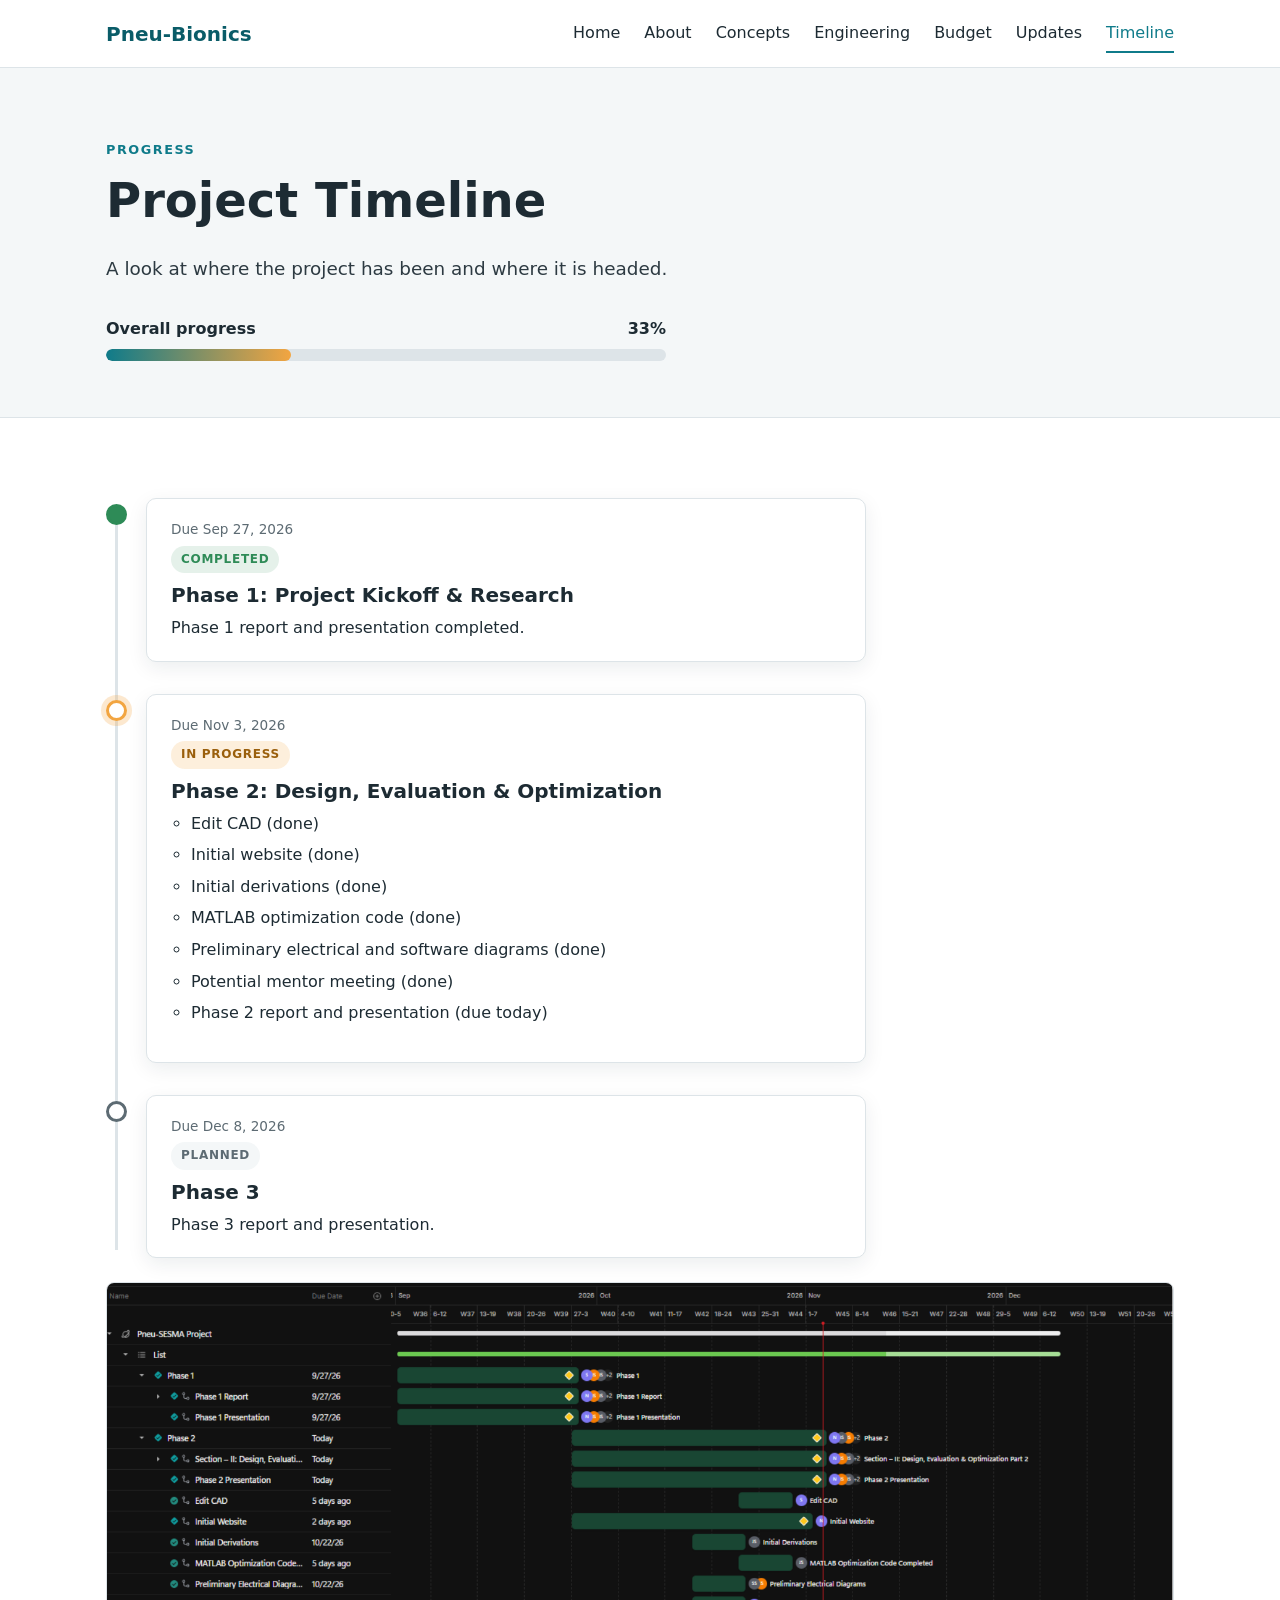
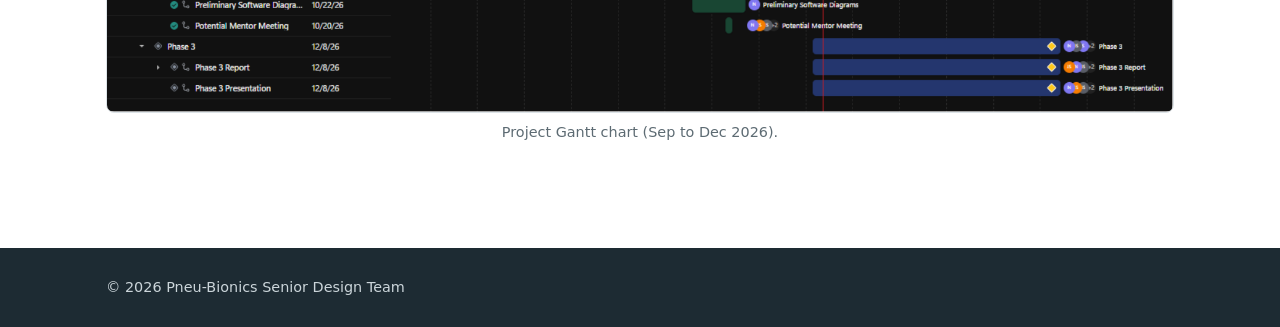
<file: timeline.html>
<!DOCTYPE html>
<html lang="en">
  <head>
    <meta charset="UTF-8" />
    <meta name="viewport" content="width=device-width, initial-scale=1.0" />
    <meta name="description" content="Project timeline and progress updates for Pneu-Bionics." />
    <title>Pneu-Bionics | Timeline</title>
    <link rel="stylesheet" href="css/styles.css" />
  </head>
  <body>
    <a class="skip-link" href="#main">Skip to content</a>

    <header class="site-header">
      <div class="container nav-wrap">
        <a href="index.html" class="brand">Pneu-Bionics</a>
        <button class="nav-toggle" aria-label="Toggle navigation" aria-expanded="false" aria-controls="site-nav">
          <span></span><span></span><span></span>
        </button>
        <nav id="site-nav" class="site-nav">
          <a href="index.html">Home</a>
          <a href="about.html">About</a>
          <a href="concepts.html">Concepts</a>
          <a href="engineering.html">Engineering</a>
          <a href="budget.html">Budget</a>
          <a href="updates.html">Updates</a>
          <a href="timeline.html">Timeline</a>        </nav>
      </div>
    </header>

    <main id="main">
      <section class="page-header">
        <div class="container">
          <p class="eyebrow">Progress</p>
          <h1>Project Timeline</h1>
          <p class="lead">A look at where the project has been and where it is headed.</p>

          <div class="progress-summary">
            <div class="progress-label">
              <span>Overall progress</span>
              <span data-progress-value>0%</span>
            </div>
            <div class="progress-track" role="progressbar" aria-label="Overall project progress" aria-valuemin="0" aria-valuemax="100" aria-valuenow="0">
              <div class="progress-fill" data-progress-fill></div>
            </div>
          </div>
        </div>
      </section>

      <section class="section">
        <div class="container">
          <ol class="timeline">

            <li class="timeline-item done reveal">
              <div class="timeline-marker"></div>
              <div class="timeline-card">
                <span class="timeline-date">Due Sep 27, 2026</span>
                <span class="status status-done">Completed</span>
                <h3>Phase 1: Project Kickoff &amp; Research</h3>
                <p>Phase 1 report and presentation completed.</p>
              </div>
            </li>

            <li class="timeline-item active reveal">
              <div class="timeline-marker"></div>
              <div class="timeline-card">
                <span class="timeline-date">Due Nov 3, 2026</span>
                <span class="status status-progress">In progress</span>
                <h3>Phase 2: Design, Evaluation &amp; Optimization</h3>
                <ul>
                  <li>Edit CAD (done)</li>
                  <li>Initial website (done)</li>
                  <li>Initial derivations (done)</li>
                  <li>MATLAB optimization code (done)</li>
                  <li>Preliminary electrical and software diagrams (done)</li>
                  <li>Potential mentor meeting (done)</li>
                  <li>Phase 2 report and presentation (due today)</li>
                </ul>
              </div>
            </li>

            <li class="timeline-item reveal">
              <div class="timeline-marker"></div>
              <div class="timeline-card">
                <span class="timeline-date">Due Dec 8, 2026</span>
                <span class="status status-planned">Planned</span>
                <h3>Phase 3</h3>
                <p>Phase 3 report and presentation.</p>
              </div>
            </li>

          </ol>

          <figure class="gantt-figure">
            <img src="images/gant_chart.png" alt="Gantt chart of the Pneu-Bionics project phases and tasks, September to December 2026" style="width:100%;height:auto;" />
            <figcaption>Project Gantt chart (Sep to Dec 2026).</figcaption>
          </figure>
        </div>
      </section>
    </main>

    <footer class="site-footer">
      <div class="container footer-inner">
        <p>&copy; <span data-year></span> Pneu-Bionics Senior Design Team</p>
      </div>
    </footer>

    <script src="js/main.js"></script>
  </body>
</html>
</file>
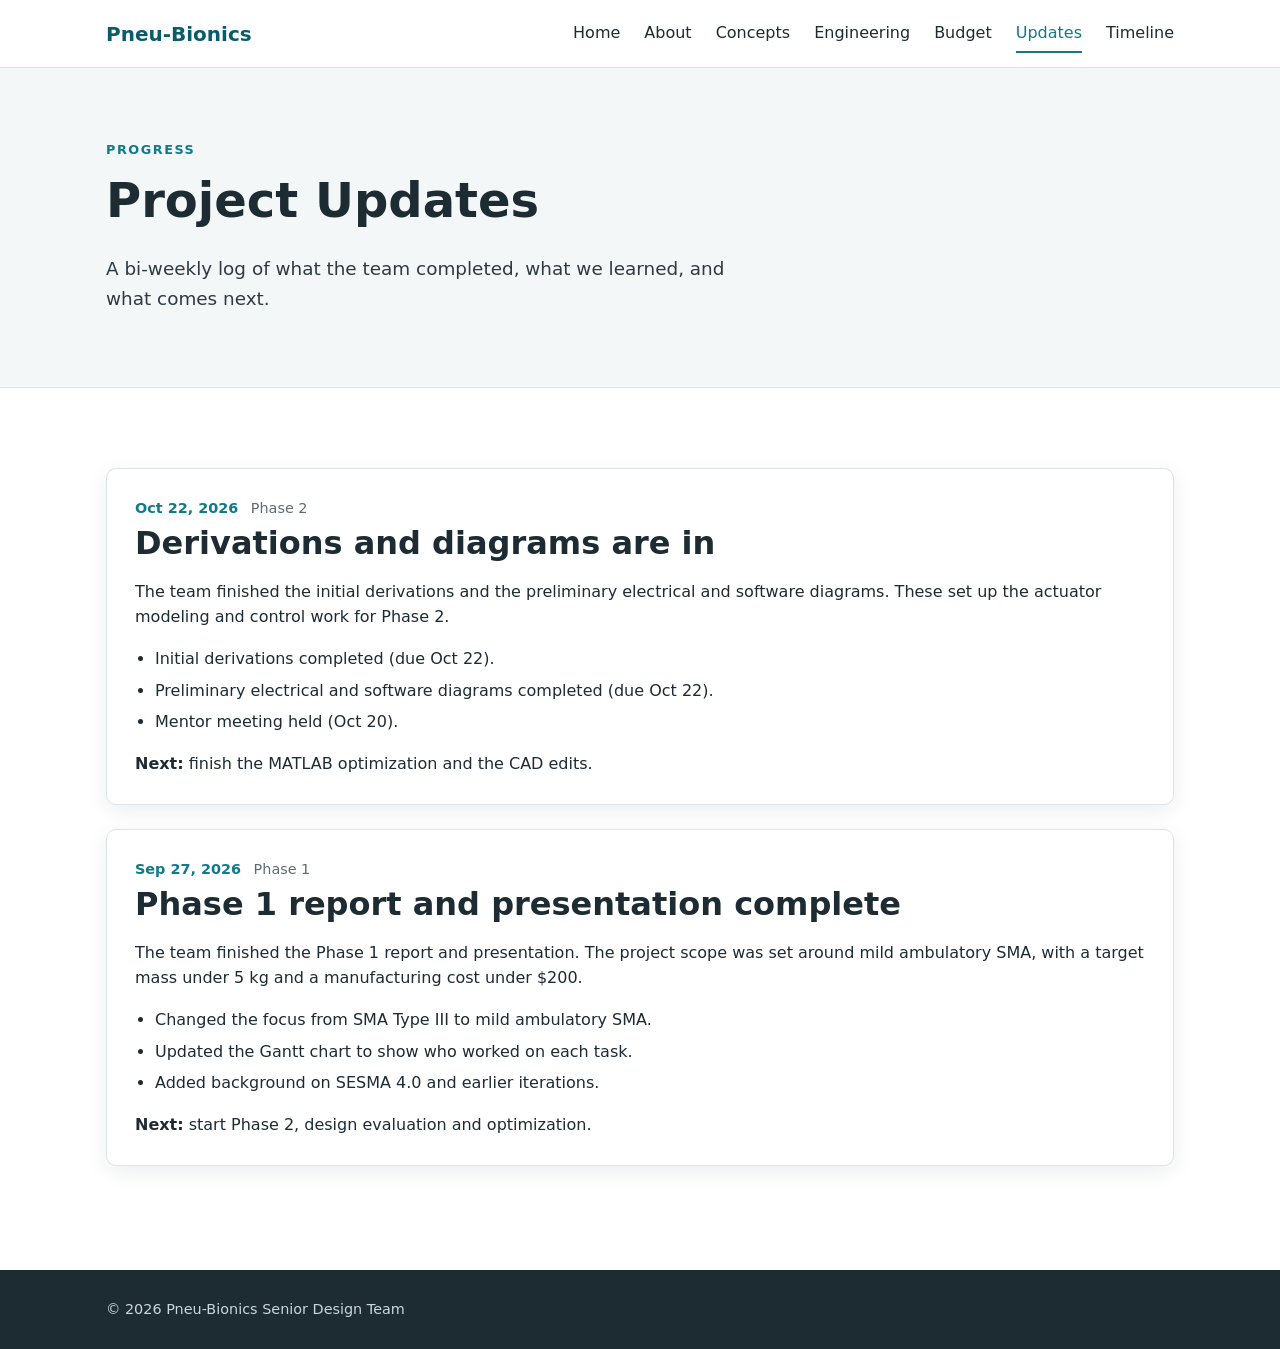
<file: updates.html>
<!DOCTYPE html>
<html lang="en">
  <head>
    <meta charset="UTF-8" />
    <meta name="viewport" content="width=device-width, initial-scale=1.0" />
    <meta name="description" content="Bi-weekly progress updates for the Pneu-Bionics senior design project." />
    <title>Pneu-Bionics | Updates</title>
    <link rel="stylesheet" href="css/styles.css" />
  </head>
  <body>
    <a class="skip-link" href="#main">Skip to content</a>

    <header class="site-header">
      <div class="container nav-wrap">
        <a href="index.html" class="brand">Pneu-Bionics</a>
        <button class="nav-toggle" aria-label="Toggle navigation" aria-expanded="false" aria-controls="site-nav">
          <span></span><span></span><span></span>
        </button>
        <nav id="site-nav" class="site-nav">
          <a href="index.html">Home</a>
          <a href="about.html">About</a>
          <a href="concepts.html">Concepts</a>
          <a href="engineering.html">Engineering</a>
          <a href="budget.html">Budget</a>
          <a href="updates.html">Updates</a>
          <a href="timeline.html">Timeline</a>        </nav>
      </div>
    </header>

    <main id="main">
      <section class="page-header">
        <div class="container">
          <p class="eyebrow">Progress</p>
          <h1>Project Updates</h1>
          <p class="lead">A bi-weekly log of what the team completed, what we learned, and what comes next.</p>
        </div>
      </section>

      <section class="section">
        <div class="container update-list">

          <!--
            TEMPLATE: copy one <article class="update"> block below for each new update.
            Put the newest update at the top. Fill in:
              - date:     the update date, e.g. "Nov 3, 2026"
              - phase:    the phase it belongs to, e.g. "Phase 2"
              - title:    one line describing the main result
              - summary:  two or three sentences
              - highlights: 2 to 4 bullet points
              - next:     one line on what the team does next
              - media:    optional photo, GIF, or video (delete the figure if not used)
          -->

          <article class="update card reveal">
            <p class="update-meta"><span class="update-date">Oct 22, 2026</span> <span class="update-phase">Phase 2</span></p>
            <h2>Derivations and diagrams are in</h2>
            <p>The team finished the initial derivations and the preliminary electrical and software diagrams. These set up the actuator modeling and control work for Phase 2.</p>
            <ul>
              <li>Initial derivations completed (due Oct 22).</li>
              <li>Preliminary electrical and software diagrams completed (due Oct 22).</li>
              <li>Mentor meeting held (Oct 20).</li>
            </ul>
            <p class="update-next"><strong>Next:</strong> finish the MATLAB optimization and the CAD edits.</p>
          </article>

          <article class="update card reveal">
            <p class="update-meta"><span class="update-date">Sep 27, 2026</span> <span class="update-phase">Phase 1</span></p>
            <h2>Phase 1 report and presentation complete</h2>
            <p>The team finished the Phase 1 report and presentation. The project scope was set around mild ambulatory SMA, with a target mass under 5 kg and a manufacturing cost under $200.</p>
            <ul>
              <li>Changed the focus from SMA Type III to mild ambulatory SMA.</li>
              <li>Updated the Gantt chart to show who worked on each task.</li>
              <li>Added background on SESMA 4.0 and earlier iterations.</li>
            </ul>
            <p class="update-next"><strong>Next:</strong> start Phase 2, design evaluation and optimization.</p>
          </article>

        </div>
      </section>
    </main>

    <footer class="site-footer">
      <div class="container footer-inner">
        <p>&copy; <span data-year></span> Pneu-Bionics Senior Design Team</p>
      </div>
    </footer>

    <script src="js/main.js"></script>
  </body>
</html>
</file>
<file: css/styles.css>
/* ==========================================================================
   Pneu-Bionics — base stylesheet
   Edit the variables in :root to change the color scheme site-wide.
   ========================================================================== */

:root {
  --color-primary: #0f7b8a;
  --color-primary-dark: #0a5c68;
  --color-accent: #f2a541;
  --color-bg: #ffffff;
  --color-surface: #f4f7f8;
  --color-text: #1d2b33;
  --color-muted: #5d6b73;
  --color-border: #dde4e8;
  --color-danger: #c0392b;
  --color-success: #2e8b57;

  --font-body: "Segoe UI", system-ui, -apple-system, Roboto, "Helvetica Neue", Arial, sans-serif;
  --font-heading: "Segoe UI Semibold", var(--font-body);

  --radius: 10px;
  --shadow: 0 6px 20px rgba(15, 40, 50, 0.08);
  --max-width: 1100px;
  --header-height: 68px;
}

/* ---------- Reset & base ---------- */

*,
*::before,
*::after {
  box-sizing: border-box;
}

html {
  scroll-behavior: smooth;
  scroll-padding-top: calc(var(--header-height) + 16px);
}

body {
  margin: 0;
  font-family: var(--font-body);
  font-size: 1rem;
  line-height: 1.6;
  color: var(--color-text);
  background: var(--color-bg);
}

img {
  max-width: 100%;
  display: block;
}

a {
  color: var(--color-primary);
  text-decoration: none;
}

a:hover {
  text-decoration: underline;
}

h1,
h2,
h3 {
  font-family: var(--font-heading);
  line-height: 1.2;
  margin: 0 0 0.5em;
}

h1 { font-size: clamp(2rem, 4vw, 3rem); }
h2 { font-size: clamp(1.5rem, 3vw, 2rem); }
h3 { font-size: 1.25rem; }

p {
  margin: 0 0 1em;
}

.container {
  width: 100%;
  max-width: var(--max-width);
  margin: 0 auto;
  padding: 0 16px;
}

.skip-link {
  position: absolute;
  left: -9999px;
  top: 8px;
  background: var(--color-primary);
  color: #fff;
  padding: 8px 12px;
  border-radius: 6px;
  z-index: 1000;
}

.skip-link:focus {
  left: 8px;
}

:focus-visible {
  outline: 3px solid var(--color-accent);
  outline-offset: 2px;
}

/* ---------- Header & navigation ---------- */

.site-header {
  position: sticky;
  top: 0;
  z-index: 100;
  background: rgba(255, 255, 255, 0.95);
  backdrop-filter: blur(8px);
  border-bottom: 1px solid var(--color-border);
  height: var(--header-height);
}

.nav-wrap {
  height: 100%;
  display: flex;
  align-items: center;
  justify-content: space-between;
}

.brand {
  font-family: var(--font-heading);
  font-size: 1.25rem;
  font-weight: 700;
  color: var(--color-primary-dark);
}

.brand:hover {
  text-decoration: none;
}

.site-nav {
  display: flex;
  gap: 24px;
}

.site-nav a {
  color: var(--color-text);
  font-weight: 500;
  padding: 6px 0;
  border-bottom: 2px solid transparent;
}

.site-nav a:hover,
.site-nav a.active {
  color: var(--color-primary);
  border-bottom-color: var(--color-primary);
  text-decoration: none;
}

.nav-toggle {
  display: none;
  flex-direction: column;
  gap: 5px;
  background: none;
  border: none;
  padding: 8px;
  cursor: pointer;
}

.nav-toggle span {
  display: block;
  width: 24px;
  height: 2px;
  background: var(--color-text);
  transition: transform 0.25s ease, opacity 0.25s ease;
}

.nav-toggle[aria-expanded="true"] span:nth-child(1) {
  transform: translateY(7px) rotate(45deg);
}

.nav-toggle[aria-expanded="true"] span:nth-child(2) {
  opacity: 0;
}

.nav-toggle[aria-expanded="true"] span:nth-child(3) {
  transform: translateY(-7px) rotate(-45deg);
}

/* ---------- Hero & page headers ---------- */

.hero {
  background:
    radial-gradient(circle at 85% 20%, rgba(242, 165, 65, 0.25), transparent 40%),
    linear-gradient(135deg, var(--color-primary) 0%, var(--color-primary-dark) 100%);
  color: #fff;
  padding: 120px 0 110px;
}

.hero h1 {
  color: #fff;
}

.hero-inner {
  max-width: 720px;
}

.page-header {
  background: var(--color-surface);
  padding: 72px 0 56px;
  border-bottom: 1px solid var(--color-border);
}

.eyebrow {
  text-transform: uppercase;
  letter-spacing: 0.12em;
  font-size: 0.8rem;
  font-weight: 600;
  color: var(--color-accent);
  margin-bottom: 12px;
}

.page-header .eyebrow,
.section .eyebrow {
  color: var(--color-primary);
}

.lead {
  font-size: 1.15rem;
  max-width: 640px;
  opacity: 0.92;
}

.hero-actions {
  display: flex;
  flex-wrap: wrap;
  gap: 12px;
  margin-top: 28px;
}

/* ---------- Sections ---------- */

.section {
  padding: 80px 0;
}

.section-title {
  text-align: center;
  margin-bottom: 40px;
}

/* ---------- Buttons ---------- */

.btn {
  display: inline-block;
  padding: 12px 24px;
  border-radius: 999px;
  font-weight: 600;
  font-size: 1rem;
  border: 2px solid transparent;
  cursor: pointer;
  transition: background 0.2s ease, color 0.2s ease, transform 0.2s ease;
}

.btn:hover {
  text-decoration: none;
  transform: translateY(-2px);
}

.btn-primary {
  background: var(--color-accent);
  color: #1d2b33;
}

.btn-primary:hover {
  background: #e8952a;
}

.btn-ghost {
  border-color: rgba(255, 255, 255, 0.8);
  color: #fff;
}

.btn-ghost:hover {
  background: rgba(255, 255, 255, 0.12);
}

/* ---------- Cards ---------- */

.card-grid {
  display: grid;
  gap: 24px;
  grid-template-columns: repeat(auto-fit, minmax(260px, 1fr));
}

.card {
  background: var(--color-bg);
  border: 1px solid var(--color-border);
  border-radius: var(--radius);
  padding: 28px;
  box-shadow: var(--shadow);
}

.card h3 {
  color: var(--color-primary-dark);
}

.card p:last-child {
  margin-bottom: 0;
}

/* ---------- Call to action ---------- */

.cta {
  background: var(--color-surface);
  padding: 72px 0;
  text-align: center;
}

.cta-inner p {
  color: var(--color-muted);
}

/* ---------- Team page ---------- */

.team-list {
  display: flex;
  flex-direction: column;
  gap: 32px;
}

.team-member {
  display: flex;
  gap: 32px;
  align-items: center;
  background: var(--color-bg);
  border: 1px solid var(--color-border);
  border-radius: var(--radius);
  padding: 28px;
  box-shadow: var(--shadow);
}

.headshot {
  flex: 0 0 200px;
  width: 200px;
  height: 200px;
  border-radius: 50%;
  object-fit: cover;
  background: var(--color-surface);
  border: 4px solid var(--color-surface);
}

.member-text h2 {
  font-size: 1.5rem;
  margin-bottom: 4px;
}

.role {
  color: var(--color-primary);
  font-weight: 600;
  margin-bottom: 12px;
}

.member-text p:last-child {
  margin-bottom: 0;
}

/* ---------- Timeline ---------- */

.progress-summary {
  margin-top: 32px;
  max-width: 560px;
}

.progress-label {
  display: flex;
  justify-content: space-between;
  font-weight: 600;
  margin-bottom: 8px;
}

.progress-track {
  height: 12px;
  background: var(--color-border);
  border-radius: 999px;
  overflow: hidden;
}

.progress-fill {
  height: 100%;
  width: 0;
  background: linear-gradient(90deg, var(--color-primary), var(--color-accent));
  border-radius: 999px;
  transition: width 1s ease;
}

.timeline {
  list-style: none;
  margin: 0;
  padding: 0 0 0 40px;
  position: relative;
  max-width: 760px;
}

.timeline::before {
  content: "";
  position: absolute;
  left: 9px;
  top: 8px;
  bottom: 8px;
  width: 3px;
  background: var(--color-border);
}

.timeline-item {
  position: relative;
  margin-bottom: 32px;
}

.timeline-item:last-child {
  margin-bottom: 0;
}

.timeline-marker {
  position: absolute;
  left: -40px;
  top: 6px;
  width: 21px;
  height: 21px;
  border-radius: 50%;
  background: var(--color-bg);
  border: 3px solid var(--color-muted);
  box-sizing: border-box;
}

.timeline-item.done .timeline-marker {
  background: var(--color-success);
  border-color: var(--color-success);
}

.timeline-item.active .timeline-marker {
  border-color: var(--color-accent);
  box-shadow: 0 0 0 5px rgba(242, 165, 65, 0.25);
}

.timeline-card {
  background: var(--color-bg);
  border: 1px solid var(--color-border);
  border-radius: var(--radius);
  padding: 20px 24px;
  box-shadow: var(--shadow);
}

.timeline-date {
  display: block;
  font-size: 0.85rem;
  color: var(--color-muted);
  margin-bottom: 4px;
}

.timeline-card h3 {
  margin-bottom: 8px;
}

.timeline-card p:last-child {
  margin-bottom: 0;
}

.status {
  display: inline-block;
  font-size: 0.75rem;
  font-weight: 700;
  text-transform: uppercase;
  letter-spacing: 0.06em;
  padding: 4px 10px;
  border-radius: 999px;
  margin-bottom: 10px;
}

.status-done {
  background: rgba(46, 139, 87, 0.12);
  color: var(--color-success);
}

.status-progress {
  background: rgba(242, 165, 65, 0.18);
  color: #9a5f0c;
}

.status-planned {
  background: var(--color-surface);
  color: var(--color-muted);
}

/* ---------- Content blocks (figures, tables, lists, updates) ---------- */

.section + .section {
  padding-top: 0;
}

figure {
  margin: 24px 0;
}

figure img {
  border: 1px solid var(--color-border);
  border-radius: 8px;
}

figcaption {
  margin-top: 8px;
  font-size: 0.9rem;
  color: var(--color-muted);
  text-align: center;
}

ul {
  padding-left: 1.25rem;
  margin: 0 0 16px;
}

li {
  margin-bottom: 6px;
}

.table-wrap {
  overflow-x: auto;
  margin: 16px 0;
}

table {
  width: 100%;
  border-collapse: collapse;
  font-size: 0.95rem;
}

th,
td {
  text-align: left;
  padding: 10px 12px;
  border-bottom: 1px solid var(--color-border);
}

th {
  font-weight: 600;
  background: var(--color-surface);
}

.source {
  font-size: 0.85rem;
  color: var(--color-muted);
}

.update {
  margin-bottom: 24px;
}

.update-meta {
  font-size: 0.9rem;
  color: var(--color-muted);
  margin-bottom: 4px;
}

.update-date {
  font-weight: 600;
  color: var(--color-primary);
  margin-right: 8px;
}

.update-note {
  color: var(--color-muted);
}

.update-next {
  margin-bottom: 0;
}

/* ---------- Equations ---------- */

.equations {
  display: grid;
  gap: 10px;
  margin: 16px 0;
}

.eq {
  display: grid;
  grid-template-columns: minmax(160px, 220px) 1fr;
  align-items: center;
  gap: 16px;
  padding: 12px 16px;
  background: var(--color-surface);
  border-left: 3px solid var(--color-primary);
  border-radius: 6px;
}

.eq-label {
  font-size: 0.85rem;
  font-weight: 600;
  color: var(--color-muted);
  text-transform: uppercase;
  letter-spacing: 0.04em;
}

.eq-body {
  font-family: Georgia, "Times New Roman", serif;
  font-size: 1.1rem;
  font-style: italic;
  overflow-x: auto;
}

.eq-body sub {
  font-size: 0.7em;
  vertical-align: -0.25em;
}

.frac {
  display: inline-flex;
  flex-direction: column;
  align-items: center;
  vertical-align: middle;
  font-style: normal;
  text-align: center;
  margin: 0 2px;
}

.frac > span:first-child {
  border-bottom: 1px solid currentColor;
  padding: 0 4px;
}

.frac > span:last-child {
  padding: 0 4px;
}

@media (max-width: 600px) {
  .eq {
    grid-template-columns: 1fr;
    gap: 4px;
  }
}

/* ---------- Footer ---------- */

.site-footer {
  background: var(--color-text);
  color: #cbd5da;
  padding: 28px 0;
  margin-top: 0;
}

.site-footer a {
  color: #fff;
}

.footer-inner {
  display: flex;
  flex-wrap: wrap;
  gap: 12px;
  justify-content: space-between;
  align-items: center;
}

.footer-inner p {
  margin: 0;
  font-size: 0.9rem;
}

/* ---------- Scroll reveal ---------- */

.reveal {
  opacity: 0;
  transform: translateY(20px);
  transition: opacity 0.6s ease, transform 0.6s ease;
}

.reveal.is-visible {
  opacity: 1;
  transform: none;
}

@media (prefers-reduced-motion: reduce) {
  html {
    scroll-behavior: auto;
  }

  *,
  *::before,
  *::after {
    transition-duration: 0.01ms !important;
  }

  .reveal {
    opacity: 1;
    transform: none;
  }
}

/* ---------- Responsive ---------- */

@media (max-width: 768px) {
  .nav-toggle {
    display: flex;
  }

  .site-nav {
    position: absolute;
    top: var(--header-height);
    left: 0;
    right: 0;
    flex-direction: column;
    gap: 0;
    background: var(--color-bg);
    border-bottom: 1px solid var(--color-border);
    box-shadow: var(--shadow);
    max-height: 0;
    overflow: hidden;
    transition: max-height 0.3s ease;
  }

  .site-nav.open {
    max-height: 320px;
  }

  .site-nav a {
    padding: 14px 16px;
    border-bottom: 1px solid var(--color-border);
  }

  .site-nav a.active {
    border-left: 3px solid var(--color-primary);
    border-bottom-color: var(--color-border);
  }

  .hero {
    padding: 80px 0;
  }

  .section {
    padding: 56px 0;
  }

  .team-member {
    flex-direction: column;
    text-align: center;
  }

  .headshot {
    flex-basis: auto;
    width: 160px;
    height: 160px;
  }

  .timeline {
    padding-left: 32px;
  }

  .timeline-marker {
    left: -32px;
  }
}
</file>
